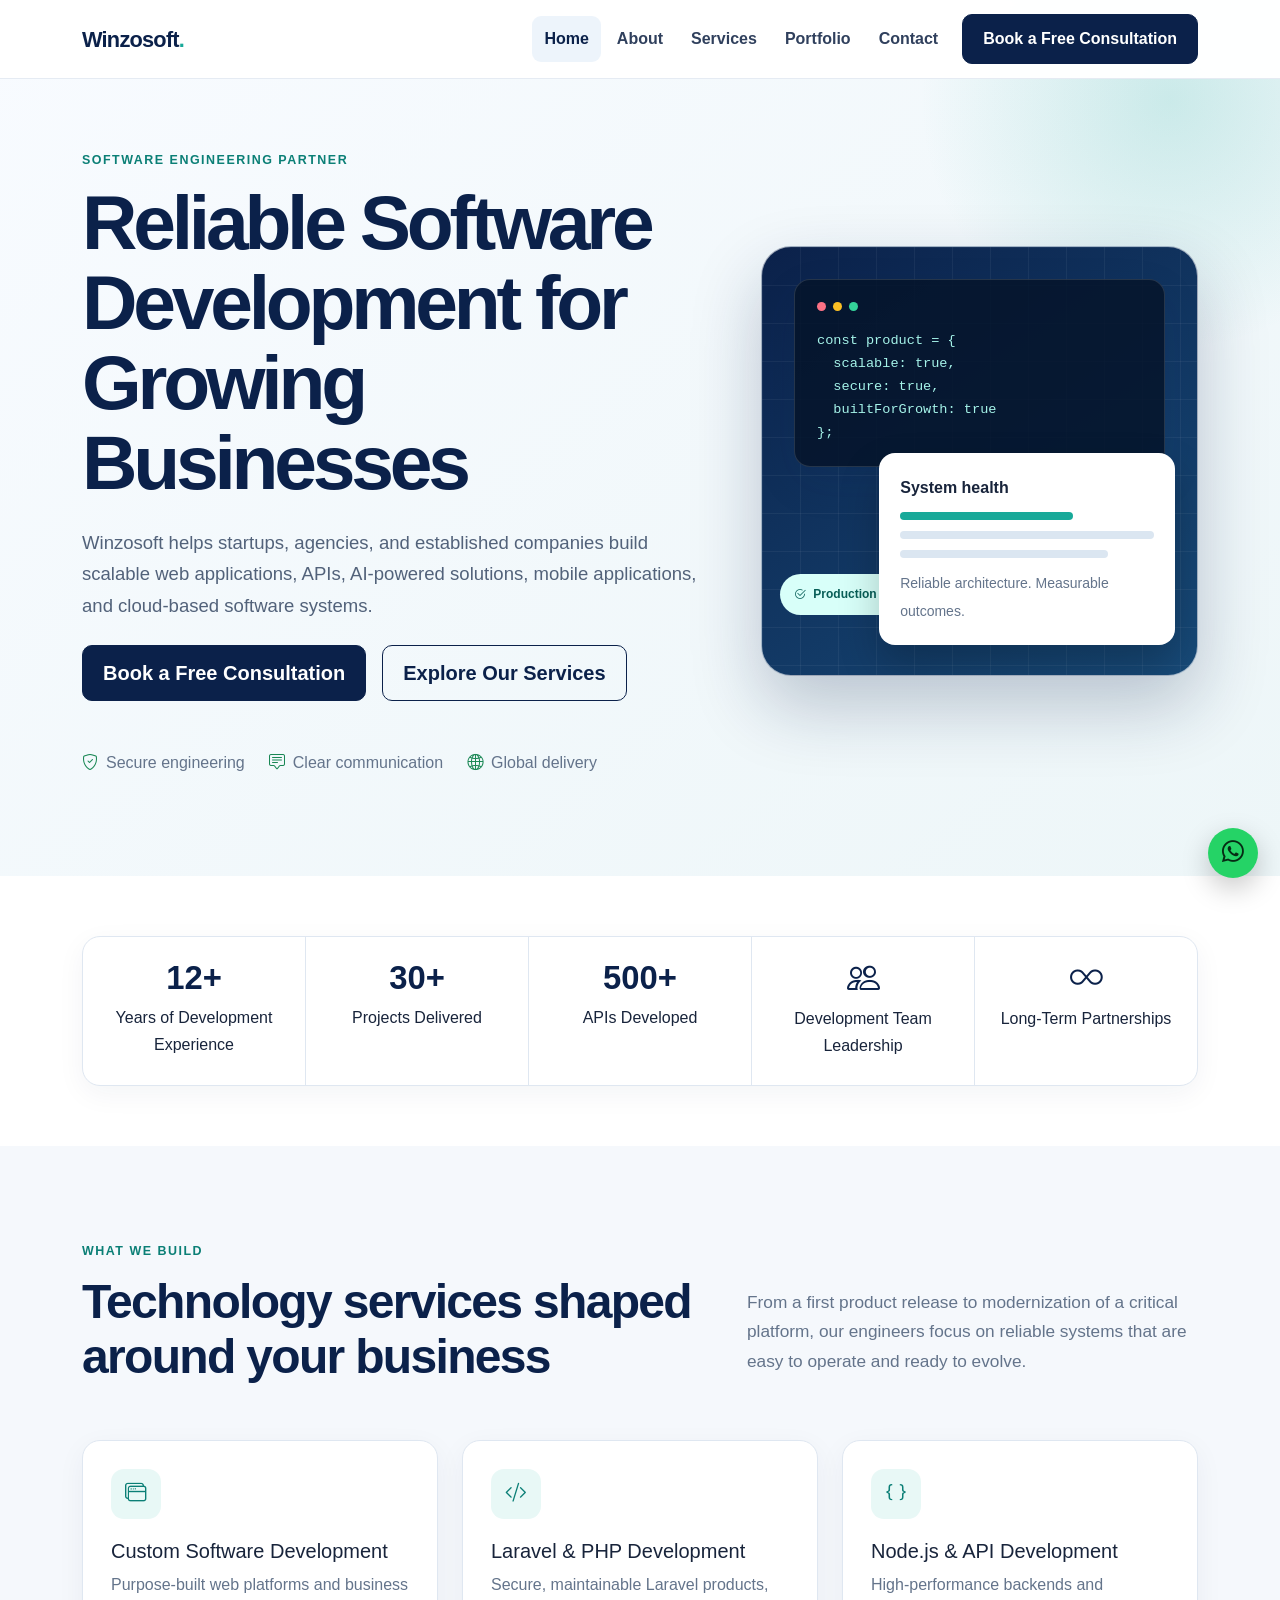
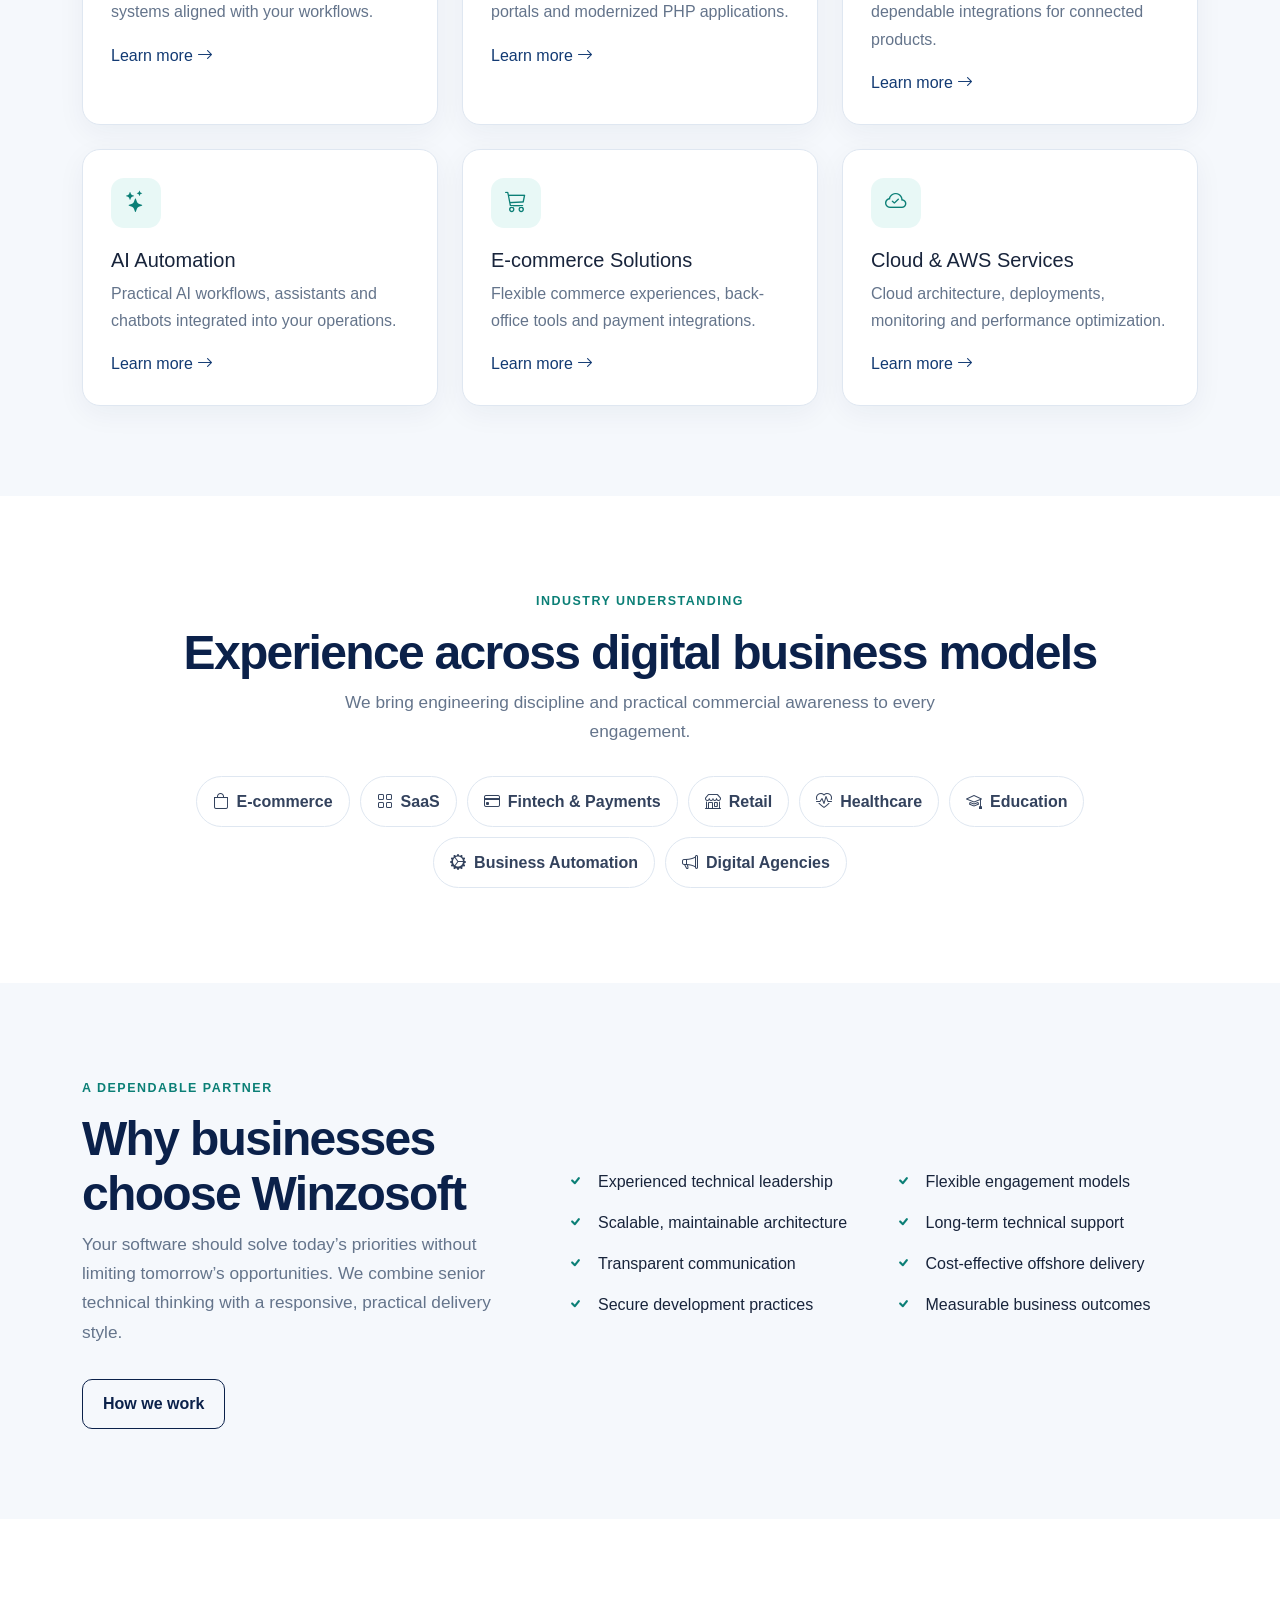
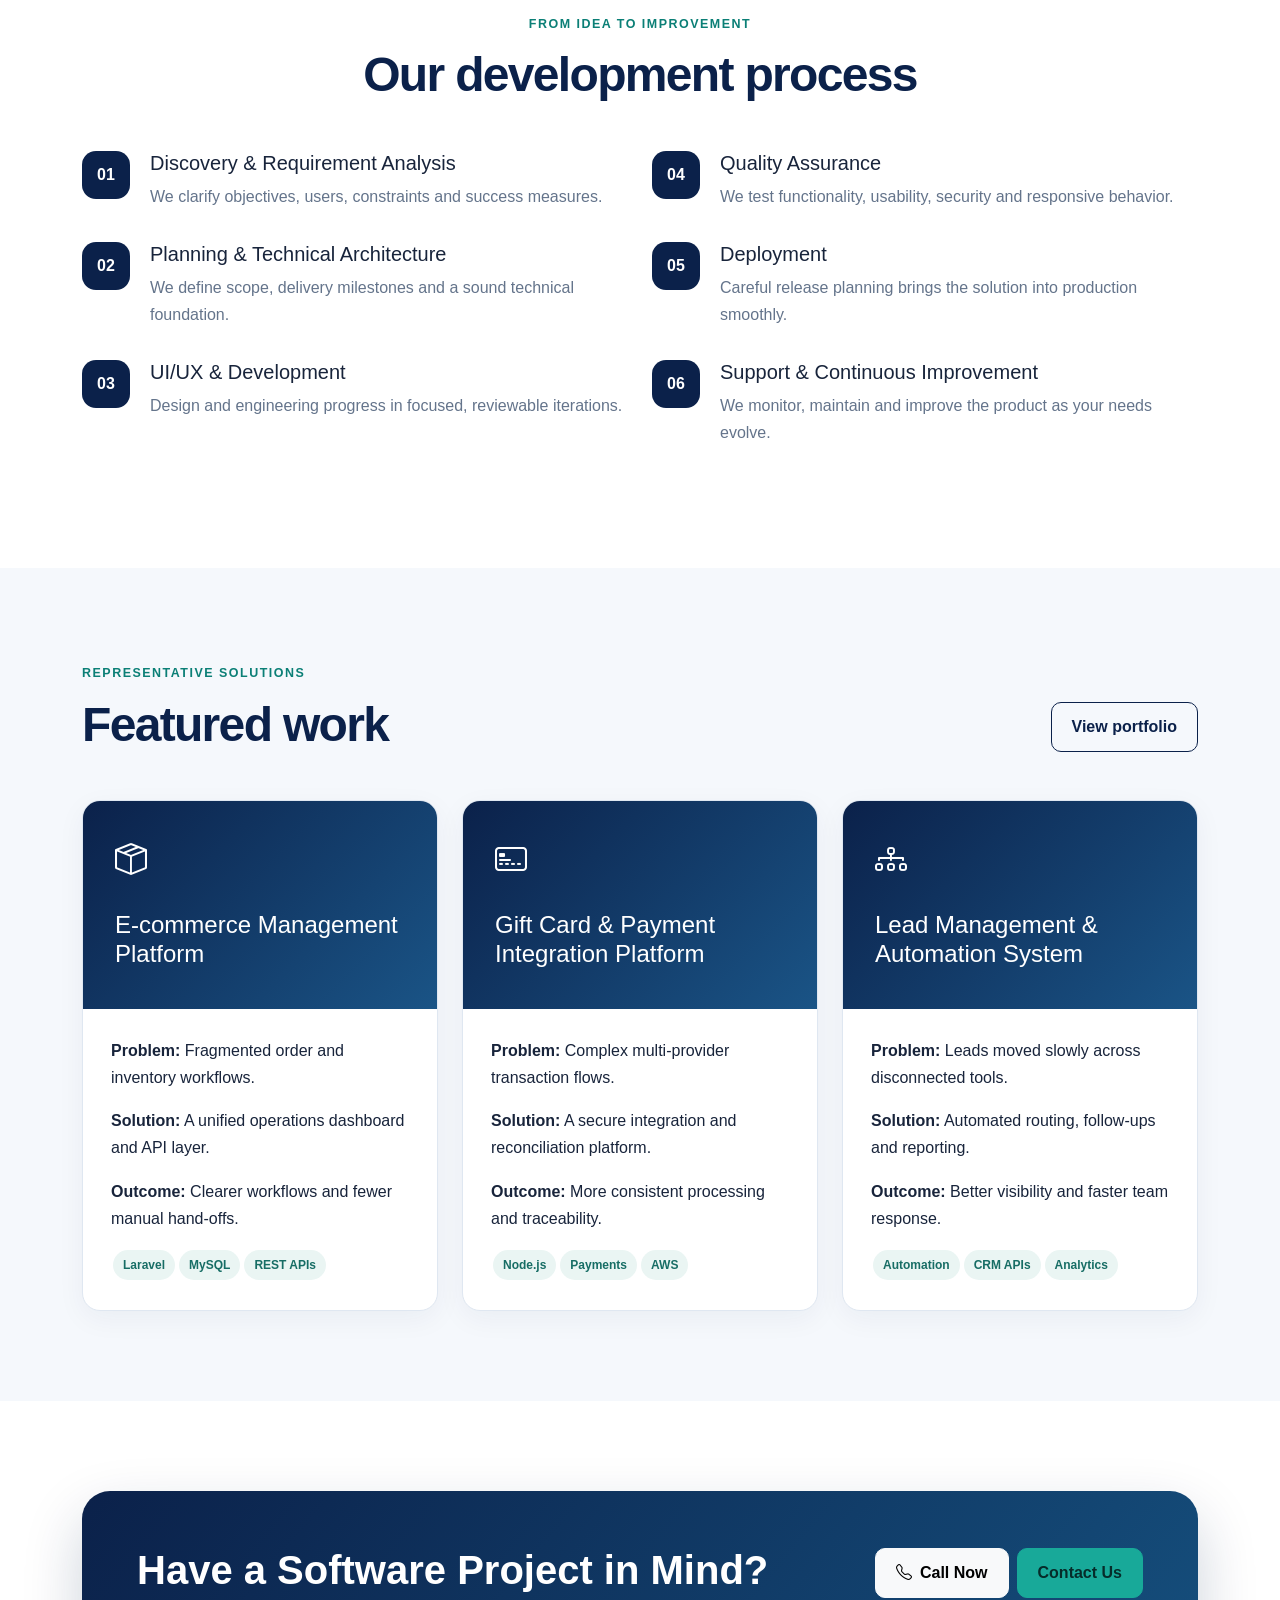
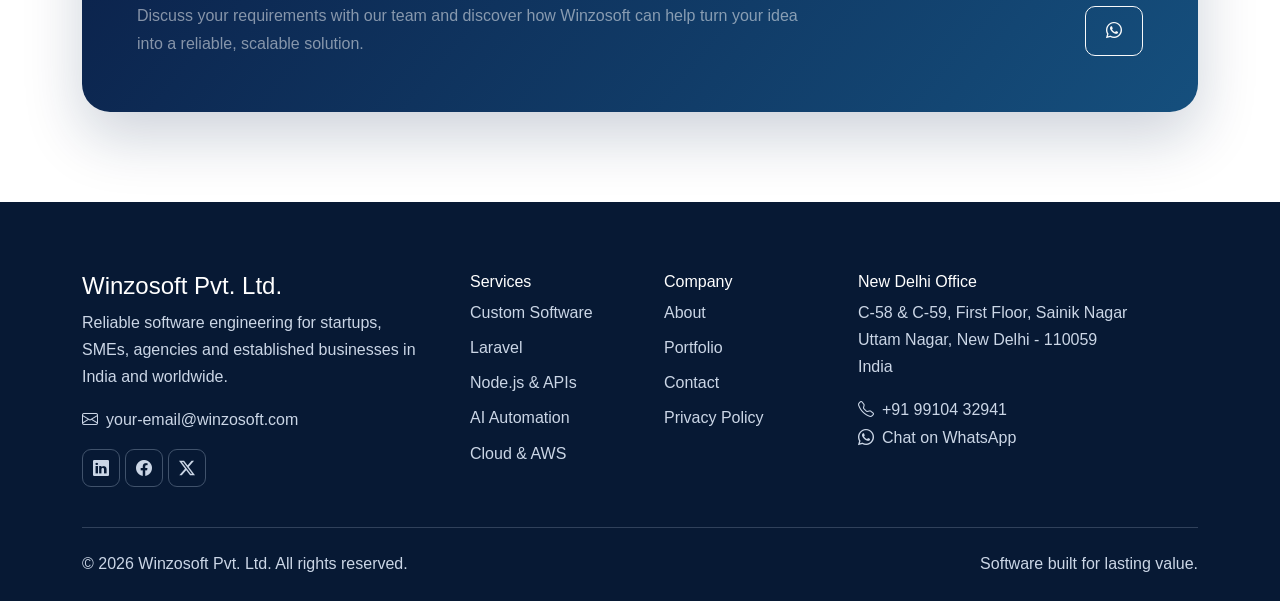
<file: index.html>
<!doctype html><html lang="en"><head>
<meta charset="utf-8"><meta name="viewport" content="width=device-width,initial-scale=1">
<title>Winzosoft Pvt. Ltd. | Reliable Software Development Company</title>
<meta name="description" content="Winzosoft builds scalable web applications, APIs, AI automation, mobile apps, e-commerce platforms and cloud solutions for growing businesses.">
<meta name="keywords" content="software development company India, Laravel development, Node.js development, API development, AI automation, offshore development">
<link rel="canonical" href="https://www.your-domain.com/"><meta property="og:title" content="Reliable Software Development for Growing Businesses"><meta property="og:description" content="Design, build, modernize and scale reliable software with Winzosoft."><meta property="og:type" content="website"><meta property="og:url" content="https://www.your-domain.com/"><meta property="og:image" content="assets/images/og-home.jpg">
<link href="https://cdn.jsdelivr.net/npm/bootstrap@5.3.3/dist/css/bootstrap.min.css" rel="stylesheet"><link href="https://cdn.jsdelivr.net/npm/bootstrap-icons@1.11.3/font/bootstrap-icons.min.css" rel="stylesheet"><link rel="stylesheet" href="assets/css/style.css">
<script type="application/ld+json">{"@context":"https://schema.org","@type":"LocalBusiness","name":"Winzosoft Pvt. Ltd.","url":"https://www.your-domain.com/","telephone":"+91-99104-32941","address":{"@type":"PostalAddress","streetAddress":"C-58 & C-59, First Floor, Sainik Nagar, Uttam Nagar","addressLocality":"New Delhi","postalCode":"110059","addressCountry":"IN"}}</script>
</head><body>
<nav class="navbar navbar-expand-lg fixed-top"><div class="container"><a class="navbar-brand" href="index.html">Winzosoft<span class="brand-dot">.</span></a><button class="navbar-toggler" type="button" data-bs-toggle="collapse" data-bs-target="#mainNav" aria-controls="mainNav" aria-expanded="false" aria-label="Toggle navigation"><span class="navbar-toggler-icon"></span></button><div class="collapse navbar-collapse" id="mainNav"><ul class="navbar-nav ms-auto align-items-lg-center gap-lg-1"><li class="nav-item"><a class="nav-link" data-nav href="index.html">Home</a></li><li class="nav-item"><a class="nav-link" data-nav href="about.html">About</a></li><li class="nav-item"><a class="nav-link" data-nav href="services.html">Services</a></li><li class="nav-item"><a class="nav-link" data-nav href="portfolio.html">Portfolio</a></li><li class="nav-item"><a class="nav-link" data-nav href="contact.html">Contact</a></li><li class="nav-item ms-lg-2"><a class="btn btn-primary" href="contact.html">Book a Free Consultation</a></li></ul></div></div></nav>
<main>
<section class="hero"><div class="container"><div class="row align-items-center g-5"><div class="col-lg-7 reveal"><span class="eyebrow">Software engineering partner</span><h1>Reliable Software Development for Growing Businesses</h1><p class="lead my-4">Winzosoft helps startups, agencies, and established companies build scalable web applications, APIs, AI-powered solutions, mobile applications, and cloud-based software systems.</p><div class="d-flex flex-wrap gap-3"><a class="btn btn-primary btn-lg" href="contact.html">Book a Free Consultation</a><a class="btn btn-outline-primary btn-lg" href="services.html">Explore Our Services</a></div><div class="d-flex flex-wrap gap-4 mt-5 text-muted"><span><i class="bi bi-shield-check text-success me-2"></i>Secure engineering</span><span><i class="bi bi-chat-square-text text-success me-2"></i>Clear communication</span><span><i class="bi bi-globe2 text-success me-2"></i>Global delivery</span></div></div><div class="col-lg-5 reveal"><div class="tech-visual" role="img" aria-label="Abstract software architecture dashboard"><div class="code-window"><div class="window-dots"><span></span><span></span><span></span></div><div>const product = {</div><div>&nbsp; scalable: true,</div><div>&nbsp; secure: true,</div><div>&nbsp; builtForGrowth: true</div><div>};</div></div><div class="floating-chip"><i class="bi bi-check2-circle me-1"></i> Production ready</div><div class="visual-card"><strong>System health</strong><div class="visual-line accent"></div><div class="visual-line"></div><div class="visual-line" style="width:82%"></div><small class="text-muted">Reliable architecture. Measurable outcomes.</small></div></div></div></div></div></section>
<section class="section-sm"><div class="container"><div class="row g-0 card-soft p-0 overflow-hidden reveal"><div class="col-md stat"><div class="stat-number">12+</div><span>Years of Development Experience</span></div><div class="col-md stat"><div class="stat-number">30+</div><span>Projects Delivered</span></div><div class="col-md stat"><div class="stat-number">500+</div><span>APIs Developed</span></div><div class="col-md stat"><div class="stat-number"><i class="bi bi-people"></i></div><span>Development Team Leadership</span></div><div class="col-md stat"><div class="stat-number"><i class="bi bi-infinity"></i></div><span>Long-Term Partnerships</span></div></div></div></section>
<section class="section section-light"><div class="container"><div class="row align-items-end mb-5"><div class="col-lg-7"><span class="eyebrow">What we build</span><h2 class="section-title">Technology services shaped around your business</h2></div><div class="col-lg-5"><p class="section-copy">From a first product release to modernization of a critical platform, our engineers focus on reliable systems that are easy to operate and ready to evolve.</p></div></div><div class="row g-4">
<div class="col-md-6 col-lg-4 reveal"><div class="card-soft"><div class="icon-box"><i class="bi bi-window-stack"></i></div><h3 class="h5">Custom Software Development</h3><p class="text-muted">Purpose-built web platforms and business systems aligned with your workflows.</p><a href="services.html#custom">Learn more <i class="bi bi-arrow-right"></i></a></div></div><div class="col-md-6 col-lg-4 reveal"><div class="card-soft"><div class="icon-box"><i class="bi bi-code-slash"></i></div><h3 class="h5">Laravel & PHP Development</h3><p class="text-muted">Secure, maintainable Laravel products, portals and modernized PHP applications.</p><a href="services.html#laravel">Learn more <i class="bi bi-arrow-right"></i></a></div></div><div class="col-md-6 col-lg-4 reveal"><div class="card-soft"><div class="icon-box"><i class="bi bi-braces"></i></div><h3 class="h5">Node.js & API Development</h3><p class="text-muted">High-performance backends and dependable integrations for connected products.</p><a href="services.html#node">Learn more <i class="bi bi-arrow-right"></i></a></div></div><div class="col-md-6 col-lg-4 reveal"><div class="card-soft"><div class="icon-box"><i class="bi bi-stars"></i></div><h3 class="h5">AI Automation</h3><p class="text-muted">Practical AI workflows, assistants and chatbots integrated into your operations.</p><a href="services.html#ai">Learn more <i class="bi bi-arrow-right"></i></a></div></div><div class="col-md-6 col-lg-4 reveal"><div class="card-soft"><div class="icon-box"><i class="bi bi-cart3"></i></div><h3 class="h5">E-commerce Solutions</h3><p class="text-muted">Flexible commerce experiences, back-office tools and payment integrations.</p><a href="services.html#ecommerce">Learn more <i class="bi bi-arrow-right"></i></a></div></div><div class="col-md-6 col-lg-4 reveal"><div class="card-soft"><div class="icon-box"><i class="bi bi-cloud-check"></i></div><h3 class="h5">Cloud & AWS Services</h3><p class="text-muted">Cloud architecture, deployments, monitoring and performance optimization.</p><a href="services.html#cloud">Learn more <i class="bi bi-arrow-right"></i></a></div></div></div></div></section>
<section class="section"><div class="container text-center"><span class="eyebrow">Industry understanding</span><h2 class="section-title">Experience across digital business models</h2><p class="section-copy mx-auto mb-4">We bring engineering discipline and practical commercial awareness to every engagement.</p><div class="reveal"><span class="industry-pill"><i class="bi bi-bag"></i>E-commerce</span><span class="industry-pill"><i class="bi bi-grid"></i>SaaS</span><span class="industry-pill"><i class="bi bi-credit-card"></i>Fintech & Payments</span><span class="industry-pill"><i class="bi bi-shop"></i>Retail</span><span class="industry-pill"><i class="bi bi-heart-pulse"></i>Healthcare</span><span class="industry-pill"><i class="bi bi-mortarboard"></i>Education</span><span class="industry-pill"><i class="bi bi-gear-wide-connected"></i>Business Automation</span><span class="industry-pill"><i class="bi bi-megaphone"></i>Digital Agencies</span></div></div></section>
<section class="section section-light"><div class="container"><div class="row g-5 align-items-center"><div class="col-lg-5"><span class="eyebrow">A dependable partner</span><h2 class="section-title">Why businesses choose Winzosoft</h2><p class="section-copy">Your software should solve today’s priorities without limiting tomorrow’s opportunities. We combine senior technical thinking with a responsive, practical delivery style.</p><a href="about.html" class="btn btn-outline-primary mt-3">How we work</a></div><div class="col-lg-7"><div class="row"><div class="col-md-6"><ul class="check-list"><li>Experienced technical leadership</li><li>Scalable, maintainable architecture</li><li>Transparent communication</li><li>Secure development practices</li></ul></div><div class="col-md-6"><ul class="check-list"><li>Flexible engagement models</li><li>Long-term technical support</li><li>Cost-effective offshore delivery</li><li>Measurable business outcomes</li></ul></div></div></div></div></section>
<section class="section"><div class="container"><div class="text-center mb-5"><span class="eyebrow">From idea to improvement</span><h2 class="section-title">Our development process</h2></div><div class="row g-4"><div class="col-lg-6"><div class="process-step reveal"><div class="step-number">01</div><h3 class="h5">Discovery & Requirement Analysis</h3><p class="text-muted">We clarify objectives, users, constraints and success measures.</p></div><div class="process-step reveal"><div class="step-number">02</div><h3 class="h5">Planning & Technical Architecture</h3><p class="text-muted">We define scope, delivery milestones and a sound technical foundation.</p></div><div class="process-step reveal"><div class="step-number">03</div><h3 class="h5">UI/UX & Development</h3><p class="text-muted">Design and engineering progress in focused, reviewable iterations.</p></div></div><div class="col-lg-6"><div class="process-step reveal"><div class="step-number">04</div><h3 class="h5">Quality Assurance</h3><p class="text-muted">We test functionality, usability, security and responsive behavior.</p></div><div class="process-step reveal"><div class="step-number">05</div><h3 class="h5">Deployment</h3><p class="text-muted">Careful release planning brings the solution into production smoothly.</p></div><div class="process-step reveal"><div class="step-number">06</div><h3 class="h5">Support & Continuous Improvement</h3><p class="text-muted">We monitor, maintain and improve the product as your needs evolve.</p></div></div></div></div></section>
<section class="section section-light"><div class="container"><div class="d-flex flex-wrap justify-content-between align-items-end mb-5 gap-3"><div><span class="eyebrow">Representative solutions</span><h2 class="section-title mb-0">Featured work</h2></div><a href="portfolio.html" class="btn btn-outline-primary">View portfolio</a></div><div class="row g-4"><div class="col-lg-4 reveal"><article class="card-soft case-card"><div class="case-top"><i class="bi bi-box-seam fs-2"></i><h3 class="h4 mt-4">E-commerce Management Platform</h3></div><div class="case-body"><p><strong>Problem:</strong> Fragmented order and inventory workflows.</p><p><strong>Solution:</strong> A unified operations dashboard and API layer.</p><p><strong>Outcome:</strong> Clearer workflows and fewer manual hand-offs.</p><span class="tag">Laravel</span><span class="tag">MySQL</span><span class="tag">REST APIs</span></div></article></div><div class="col-lg-4 reveal"><article class="card-soft case-card"><div class="case-top"><i class="bi bi-credit-card-2-front fs-2"></i><h3 class="h4 mt-4">Gift Card & Payment Integration Platform</h3></div><div class="case-body"><p><strong>Problem:</strong> Complex multi-provider transaction flows.</p><p><strong>Solution:</strong> A secure integration and reconciliation platform.</p><p><strong>Outcome:</strong> More consistent processing and traceability.</p><span class="tag">Node.js</span><span class="tag">Payments</span><span class="tag">AWS</span></div></article></div><div class="col-lg-4 reveal"><article class="card-soft case-card"><div class="case-top"><i class="bi bi-diagram-3 fs-2"></i><h3 class="h4 mt-4">Lead Management & Automation System</h3></div><div class="case-body"><p><strong>Problem:</strong> Leads moved slowly across disconnected tools.</p><p><strong>Solution:</strong> Automated routing, follow-ups and reporting.</p><p><strong>Outcome:</strong> Better visibility and faster team response.</p><span class="tag">Automation</span><span class="tag">CRM APIs</span><span class="tag">Analytics</span></div></article></div></div></div></section>
<section class="section"><div class="container"><div class="cta-panel reveal"><div class="row align-items-center g-4"><div class="col-lg-8"><h2 class="display-6 fw-bold">Have a Software Project in Mind?</h2><p class="mb-0 text-white-50">Discuss your requirements with our team and discover how Winzosoft can help turn your idea into a reliable, scalable solution.</p></div><div class="col-lg-4"><div class="d-flex flex-wrap gap-2 justify-content-lg-end"><a class="btn btn-light" href="tel:+919910432941"><i class="bi bi-telephone me-1"></i> Call Now</a><a class="btn btn-accent" href="contact.html">Contact Us</a><a class="btn btn-outline-light" href="https://wa.me/919910432941" target="_blank" rel="noopener"><i class="bi bi-whatsapp"></i></a></div></div></div></div></div></section>
</main>
<footer class="footer"><div class="container"><div class="row g-5"><div class="col-lg-4"><h2 class="h4">Winzosoft Pvt. Ltd.</h2><p>Reliable software engineering for startups, SMEs, agencies and established businesses in India and worldwide.</p><!-- Update the email address below before launch. --><p><i class="bi bi-envelope me-2"></i>your-email@winzosoft.com</p><!-- Replace placeholder social links with official profiles before launch. --><a class="social-link" href="#" aria-label="LinkedIn"><i class="bi bi-linkedin"></i></a><a class="social-link" href="#" aria-label="Facebook"><i class="bi bi-facebook"></i></a><a class="social-link" href="#" aria-label="X"><i class="bi bi-twitter-x"></i></a></div><div class="col-6 col-lg-2"><h3 class="h6">Services</h3><ul class="footer-links"><li><a href="services.html#custom">Custom Software</a></li><li><a href="services.html#laravel">Laravel</a></li><li><a href="services.html#node">Node.js & APIs</a></li><li><a href="services.html#ai">AI Automation</a></li><li><a href="services.html#cloud">Cloud & AWS</a></li></ul></div><div class="col-6 col-lg-2"><h3 class="h6">Company</h3><ul class="footer-links"><li><a href="about.html">About</a></li><li><a href="portfolio.html">Portfolio</a></li><li><a href="contact.html">Contact</a></li><li><a href="privacy-policy.html">Privacy Policy</a></li></ul></div><div class="col-lg-4"><h3 class="h6">New Delhi Office</h3><address>C-58 & C-59, First Floor, Sainik Nagar<br>Uttam Nagar, New Delhi - 110059<br>India</address><p><a href="tel:+919910432941"><i class="bi bi-telephone me-2"></i>+91 99104 32941</a><br><a href="https://wa.me/919910432941" target="_blank" rel="noopener"><i class="bi bi-whatsapp me-2"></i>Chat on WhatsApp</a></p></div></div><div class="footer-bottom d-flex flex-wrap justify-content-between gap-2"><span>© <span data-year></span> Winzosoft Pvt. Ltd. All rights reserved.</span><span>Software built for lasting value.</span></div></div></footer>
<a class="floating-whatsapp" href="https://wa.me/919910432941" target="_blank" rel="noopener" aria-label="Contact Winzosoft on WhatsApp"><i class="bi bi-whatsapp"></i></a><button class="scroll-top" type="button" aria-label="Scroll to top"><i class="bi bi-arrow-up"></i></button>
<!-- Add analytics code here before launch. --><script src="https://cdn.jsdelivr.net/npm/bootstrap@5.3.3/dist/js/bootstrap.bundle.min.js"></script><script src="assets/js/main.js"></script></body></html>
</file>
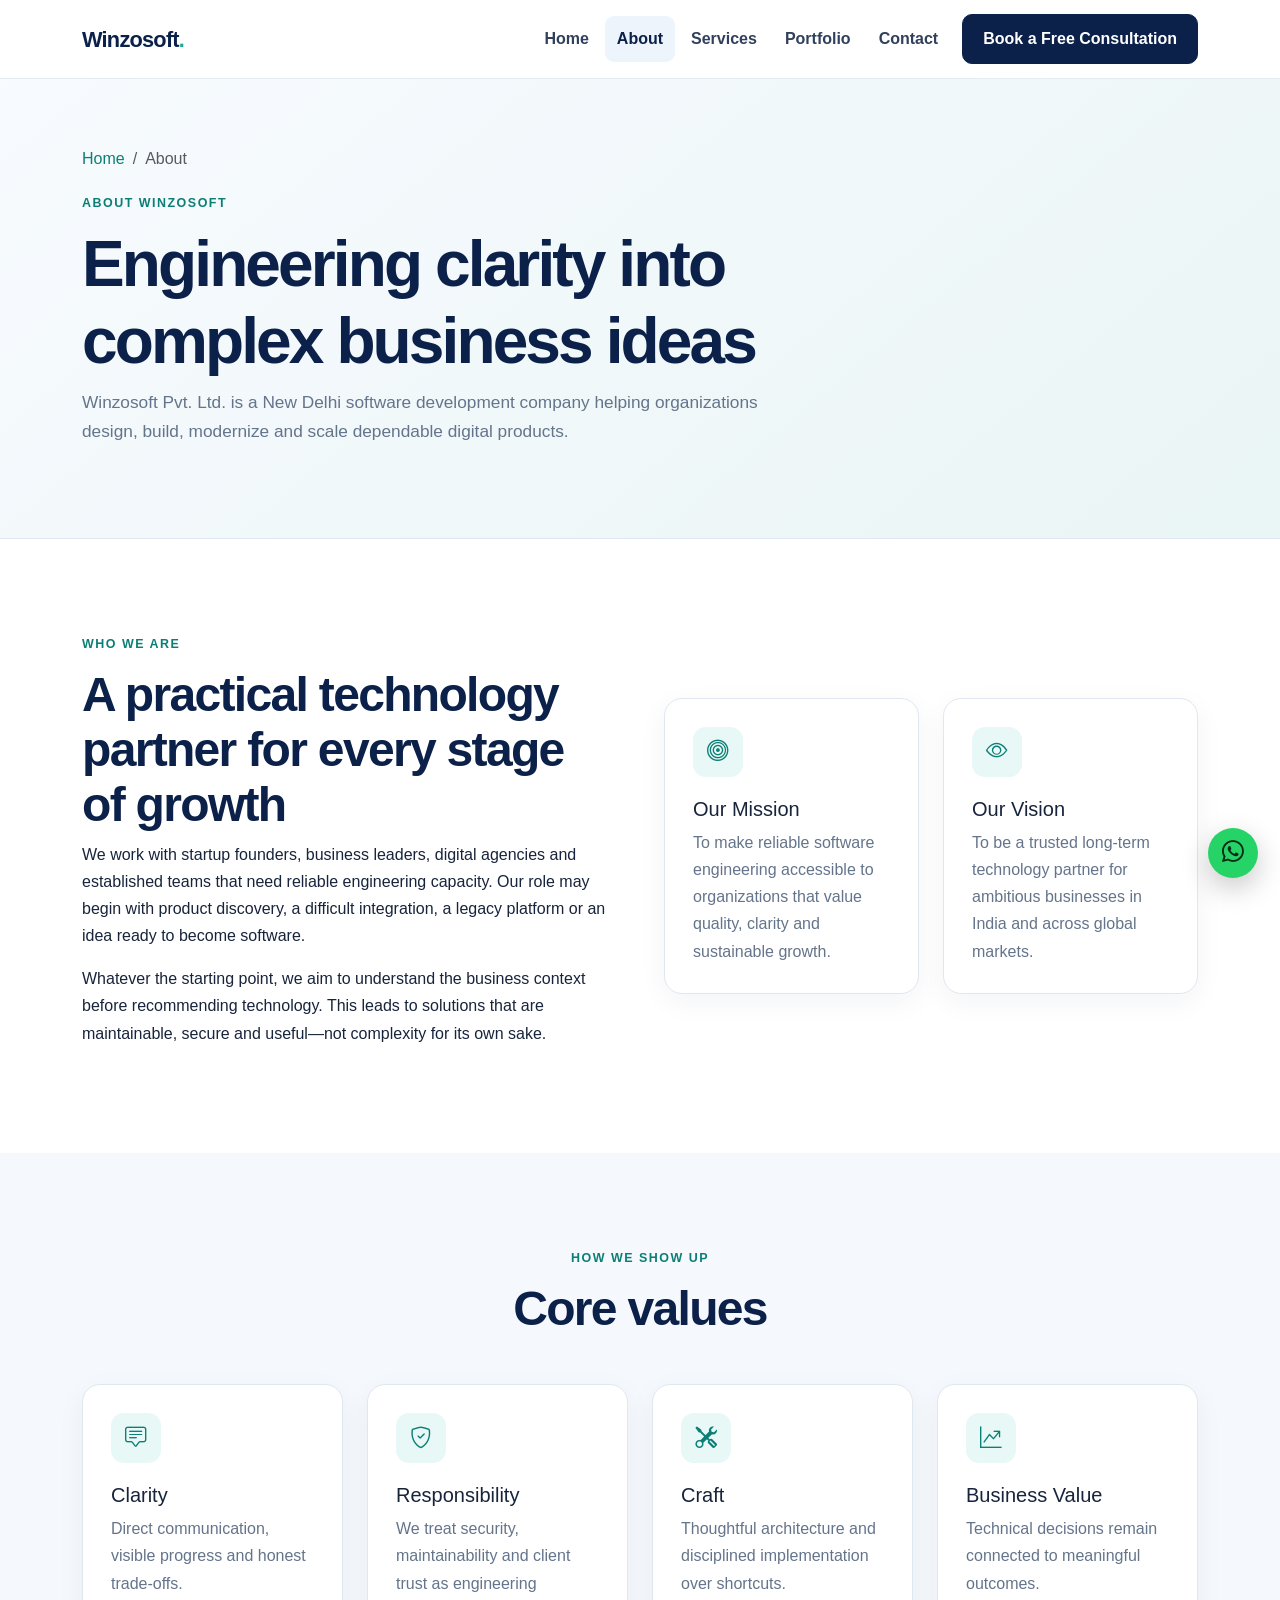
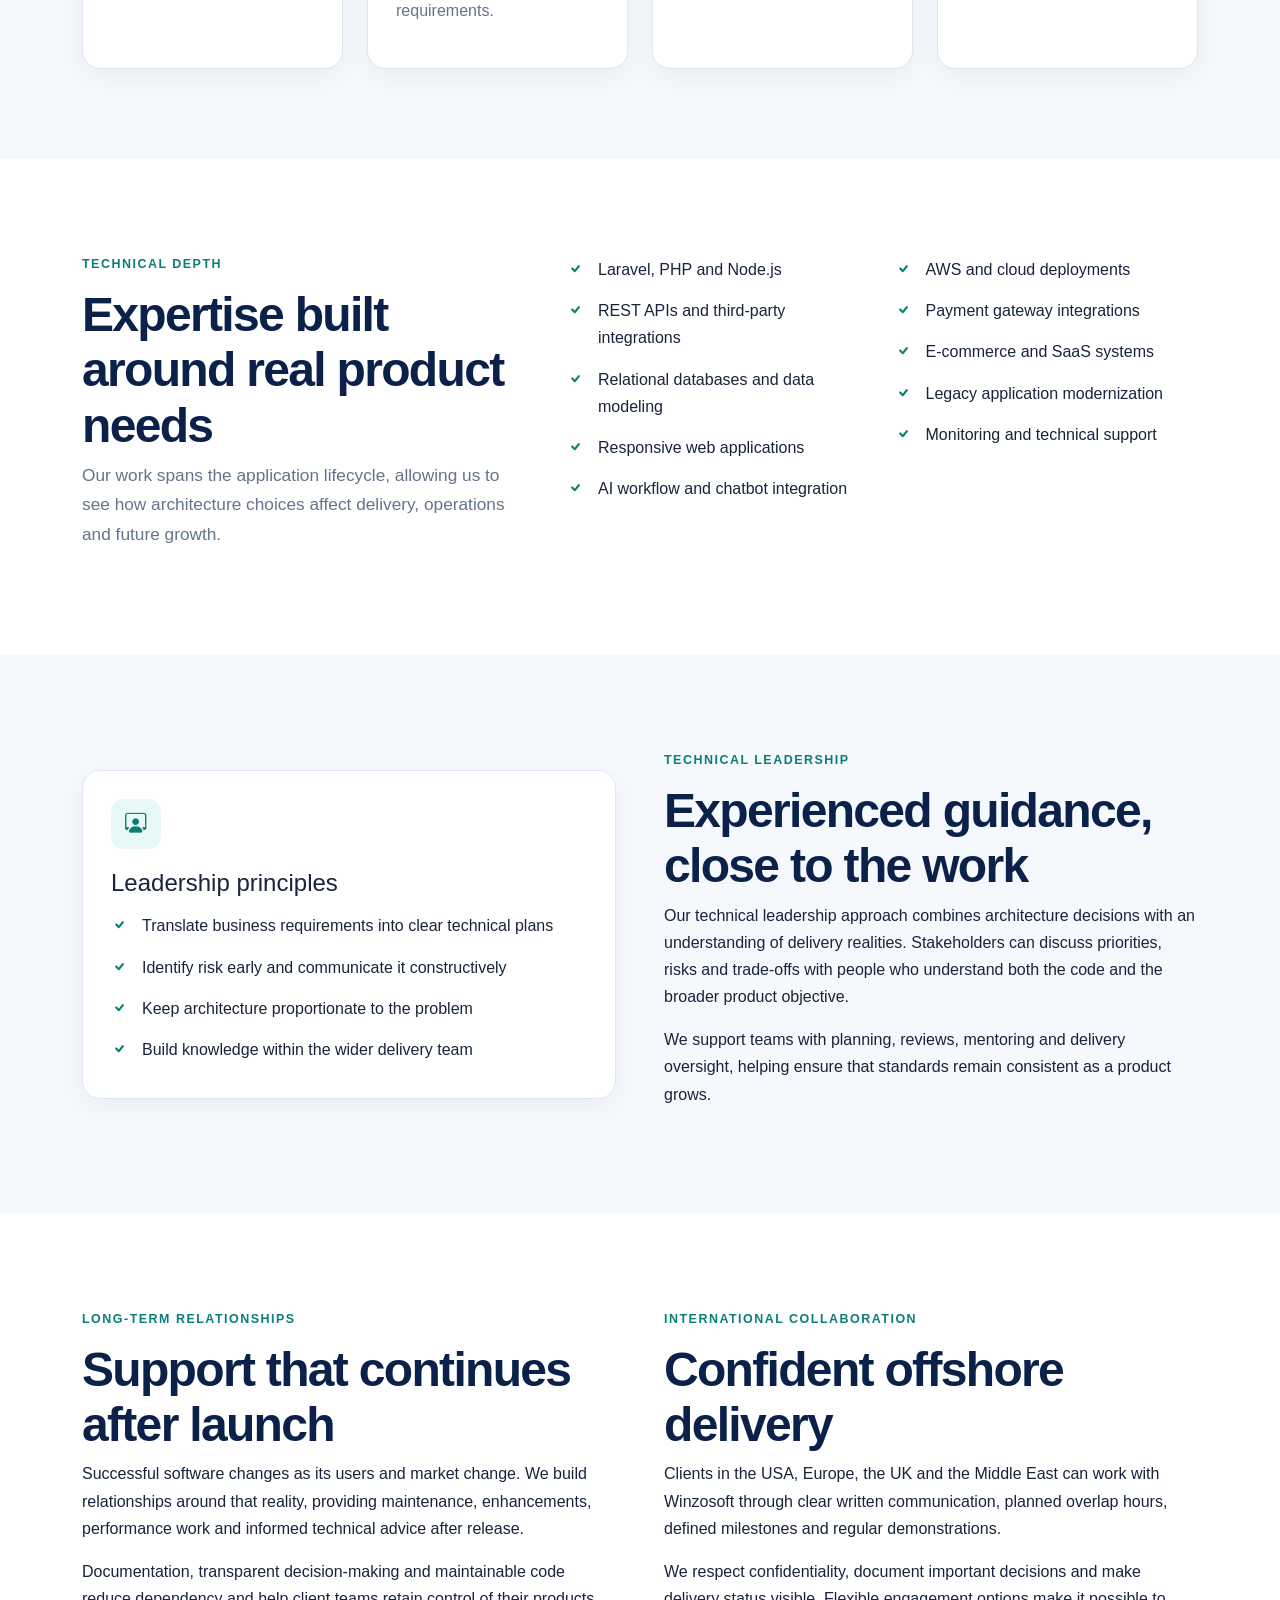
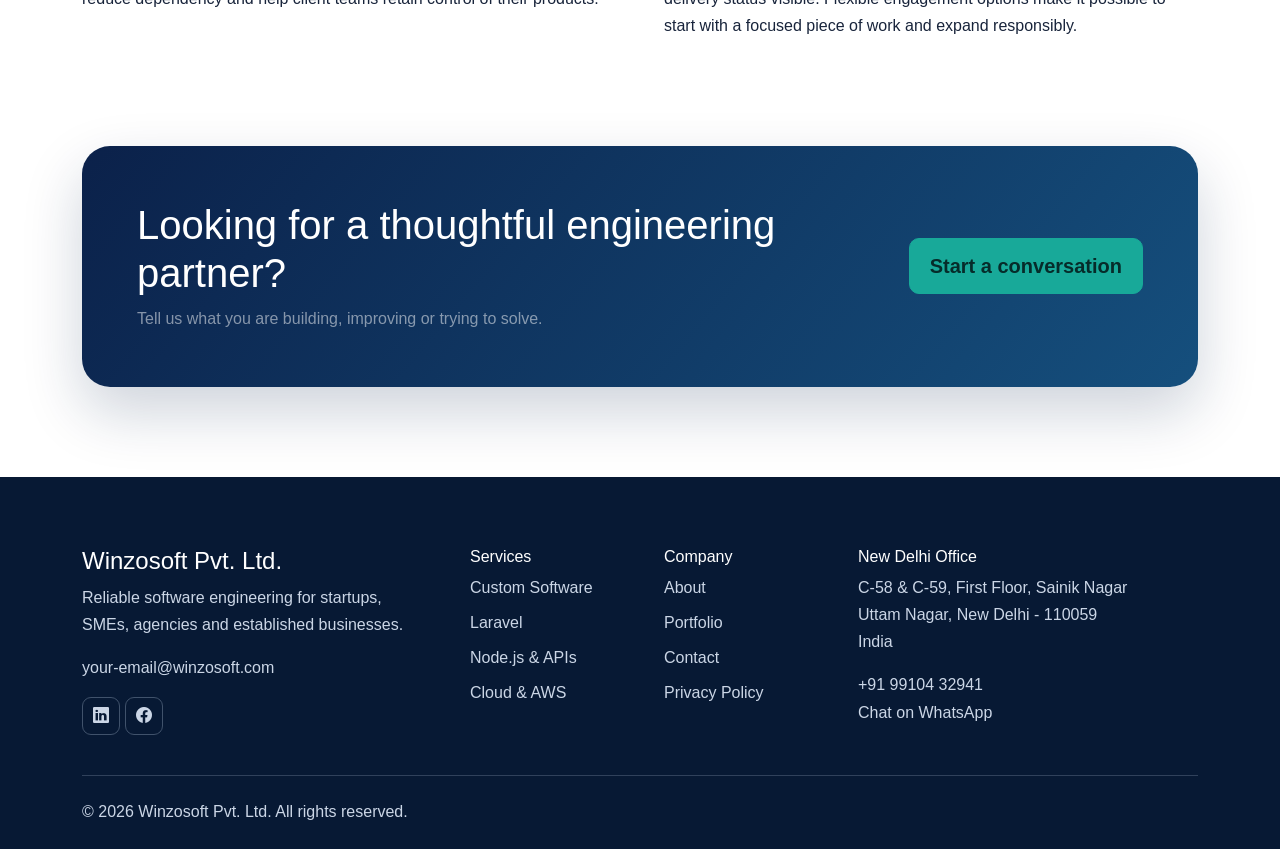
<file: about.html>
<!doctype html><html lang="en"><head><meta charset="utf-8"><meta name="viewport" content="width=device-width,initial-scale=1"><title>About Winzosoft | Software Engineering Partner</title><meta name="description" content="Learn about Winzosoft's mission, values, technical leadership and commitment to building dependable software partnerships."><meta name="keywords" content="about Winzosoft, software company New Delhi, offshore software development partner"><link rel="canonical" href="https://www.your-domain.com/about.html"><meta property="og:title" content="About Winzosoft Pvt. Ltd."><meta property="og:description" content="Practical technical leadership and dependable software delivery."><meta property="og:type" content="website"><meta property="og:url" content="https://www.your-domain.com/about.html"><meta property="og:image" content="https://www.your-domain.com/assets/images/og-about.jpg"><link href="https://cdn.jsdelivr.net/npm/bootstrap@5.3.3/dist/css/bootstrap.min.css" rel="stylesheet"><link href="https://cdn.jsdelivr.net/npm/bootstrap-icons@1.11.3/font/bootstrap-icons.min.css" rel="stylesheet"><link rel="stylesheet" href="assets/css/style.css"></head><body>
<nav class="navbar navbar-expand-lg fixed-top"><div class="container"><a class="navbar-brand" href="index.html">Winzosoft<span class="brand-dot">.</span></a><button class="navbar-toggler" type="button" data-bs-toggle="collapse" data-bs-target="#mainNav" aria-label="Toggle navigation"><span class="navbar-toggler-icon"></span></button><div class="collapse navbar-collapse" id="mainNav"><ul class="navbar-nav ms-auto align-items-lg-center gap-lg-1"><li><a class="nav-link" data-nav href="index.html">Home</a></li><li><a class="nav-link" data-nav href="about.html">About</a></li><li><a class="nav-link" data-nav href="services.html">Services</a></li><li><a class="nav-link" data-nav href="portfolio.html">Portfolio</a></li><li><a class="nav-link" data-nav href="contact.html">Contact</a></li><li class="ms-lg-2"><a class="btn btn-primary" href="contact.html">Book a Free Consultation</a></li></ul></div></div></nav>
<main><header class="page-hero"><div class="container"><nav aria-label="breadcrumb"><ol class="breadcrumb"><li class="breadcrumb-item"><a href="index.html">Home</a></li><li class="breadcrumb-item active" aria-current="page">About</li></ol></nav><div class="row"><div class="col-lg-8"><span class="eyebrow">About Winzosoft</span><h1>Engineering clarity into complex business ideas</h1><p class="section-copy">Winzosoft Pvt. Ltd. is a New Delhi software development company helping organizations design, build, modernize and scale dependable digital products.</p></div></div></div></header>
<section class="section"><div class="container"><div class="row g-5 align-items-center"><div class="col-lg-6 reveal"><span class="eyebrow">Who we are</span><h2 class="section-title">A practical technology partner for every stage of growth</h2><p>We work with startup founders, business leaders, digital agencies and established teams that need reliable engineering capacity. Our role may begin with product discovery, a difficult integration, a legacy platform or an idea ready to become software.</p><p>Whatever the starting point, we aim to understand the business context before recommending technology. This leads to solutions that are maintainable, secure and useful—not complexity for its own sake.</p></div><div class="col-lg-6"><div class="row g-4"><div class="col-md-6 reveal"><div class="card-soft"><div class="icon-box"><i class="bi bi-bullseye"></i></div><h3 class="h5">Our Mission</h3><p class="text-muted mb-0">To make reliable software engineering accessible to organizations that value quality, clarity and sustainable growth.</p></div></div><div class="col-md-6 reveal"><div class="card-soft"><div class="icon-box"><i class="bi bi-eye"></i></div><h3 class="h5">Our Vision</h3><p class="text-muted mb-0">To be a trusted long-term technology partner for ambitious businesses in India and across global markets.</p></div></div></div></div></div></section>
<section class="section section-light"><div class="container"><div class="text-center mb-5"><span class="eyebrow">How we show up</span><h2 class="section-title">Core values</h2></div><div class="row g-4"><div class="col-md-6 col-lg-3 reveal"><div class="card-soft"><div class="icon-box"><i class="bi bi-chat-square-text"></i></div><h3 class="h5">Clarity</h3><p class="text-muted">Direct communication, visible progress and honest trade-offs.</p></div></div><div class="col-md-6 col-lg-3 reveal"><div class="card-soft"><div class="icon-box"><i class="bi bi-shield-check"></i></div><h3 class="h5">Responsibility</h3><p class="text-muted">We treat security, maintainability and client trust as engineering requirements.</p></div></div><div class="col-md-6 col-lg-3 reveal"><div class="card-soft"><div class="icon-box"><i class="bi bi-tools"></i></div><h3 class="h5">Craft</h3><p class="text-muted">Thoughtful architecture and disciplined implementation over shortcuts.</p></div></div><div class="col-md-6 col-lg-3 reveal"><div class="card-soft"><div class="icon-box"><i class="bi bi-graph-up-arrow"></i></div><h3 class="h5">Business Value</h3><p class="text-muted">Technical decisions remain connected to meaningful outcomes.</p></div></div></div></div></section>
<section class="section"><div class="container"><div class="row g-5"><div class="col-lg-5"><span class="eyebrow">Technical depth</span><h2 class="section-title">Expertise built around real product needs</h2><p class="section-copy">Our work spans the application lifecycle, allowing us to see how architecture choices affect delivery, operations and future growth.</p></div><div class="col-lg-7"><div class="row"><div class="col-md-6"><ul class="check-list"><li>Laravel, PHP and Node.js</li><li>REST APIs and third-party integrations</li><li>Relational databases and data modeling</li><li>Responsive web applications</li><li>AI workflow and chatbot integration</li></ul></div><div class="col-md-6"><ul class="check-list"><li>AWS and cloud deployments</li><li>Payment gateway integrations</li><li>E-commerce and SaaS systems</li><li>Legacy application modernization</li><li>Monitoring and technical support</li></ul></div></div></div></div></section>
<section class="section section-light"><div class="container"><div class="row g-5 align-items-center"><div class="col-lg-6 order-lg-2"><span class="eyebrow">Technical leadership</span><h2 class="section-title">Experienced guidance, close to the work</h2><p>Our technical leadership approach combines architecture decisions with an understanding of delivery realities. Stakeholders can discuss priorities, risks and trade-offs with people who understand both the code and the broader product objective.</p><p>We support teams with planning, reviews, mentoring and delivery oversight, helping ensure that standards remain consistent as a product grows.</p></div><div class="col-lg-6 order-lg-1"><div class="card-soft"><div class="icon-box"><i class="bi bi-person-workspace"></i></div><h3 class="h4">Leadership principles</h3><ul class="check-list mb-0"><li>Translate business requirements into clear technical plans</li><li>Identify risk early and communicate it constructively</li><li>Keep architecture proportionate to the problem</li><li>Build knowledge within the wider delivery team</li></ul></div></div></div></div></section>
<section class="section"><div class="container"><div class="row g-5"><div class="col-lg-6"><span class="eyebrow">Long-term relationships</span><h2 class="section-title">Support that continues after launch</h2><p>Successful software changes as its users and market change. We build relationships around that reality, providing maintenance, enhancements, performance work and informed technical advice after release.</p><p>Documentation, transparent decision-making and maintainable code reduce dependency and help client teams retain control of their products.</p></div><div class="col-lg-6"><span class="eyebrow">International collaboration</span><h2 class="section-title">Confident offshore delivery</h2><p>Clients in the USA, Europe, the UK and the Middle East can work with Winzosoft through clear written communication, planned overlap hours, defined milestones and regular demonstrations.</p><p>We respect confidentiality, document important decisions and make delivery status visible. Flexible engagement options make it possible to start with a focused piece of work and expand responsibly.</p></div></div></div></section>
<section class="section pt-0"><div class="container"><div class="cta-panel"><div class="row align-items-center g-3"><div class="col-lg-8"><h2 class="h1">Looking for a thoughtful engineering partner?</h2><p class="mb-0 text-white-50">Tell us what you are building, improving or trying to solve.</p></div><div class="col-lg-4 text-lg-end"><a class="btn btn-accent btn-lg" href="contact.html">Start a conversation</a></div></div></div></div></section></main>
<footer class="footer"><div class="container"><div class="row g-5"><div class="col-lg-4"><h2 class="h4">Winzosoft Pvt. Ltd.</h2><p>Reliable software engineering for startups, SMEs, agencies and established businesses.</p><!-- Update email before launch. --><p>your-email@winzosoft.com</p><!-- Replace social placeholders. --><a class="social-link" href="#" aria-label="LinkedIn"><i class="bi bi-linkedin"></i></a><a class="social-link" href="#" aria-label="Facebook"><i class="bi bi-facebook"></i></a></div><div class="col-6 col-lg-2"><h3 class="h6">Services</h3><ul class="footer-links"><li><a href="services.html#custom">Custom Software</a></li><li><a href="services.html#laravel">Laravel</a></li><li><a href="services.html#node">Node.js & APIs</a></li><li><a href="services.html#cloud">Cloud & AWS</a></li></ul></div><div class="col-6 col-lg-2"><h3 class="h6">Company</h3><ul class="footer-links"><li><a href="about.html">About</a></li><li><a href="portfolio.html">Portfolio</a></li><li><a href="contact.html">Contact</a></li><li><a href="privacy-policy.html">Privacy Policy</a></li></ul></div><div class="col-lg-4"><h3 class="h6">New Delhi Office</h3><address>C-58 & C-59, First Floor, Sainik Nagar<br>Uttam Nagar, New Delhi - 110059<br>India</address><a href="tel:+919910432941">+91 99104 32941</a><br><a href="https://wa.me/919910432941" target="_blank" rel="noopener">Chat on WhatsApp</a></div></div><div class="footer-bottom">© <span data-year></span> Winzosoft Pvt. Ltd. All rights reserved.</div></div></footer><a class="floating-whatsapp" href="https://wa.me/919910432941" target="_blank" rel="noopener" aria-label="Contact on WhatsApp"><i class="bi bi-whatsapp"></i></a><button class="scroll-top" aria-label="Scroll to top"><i class="bi bi-arrow-up"></i></button><!-- Add analytics here. --><script src="https://cdn.jsdelivr.net/npm/bootstrap@5.3.3/dist/js/bootstrap.bundle.min.js"></script><script src="assets/js/main.js"></script></body></html>
</file>
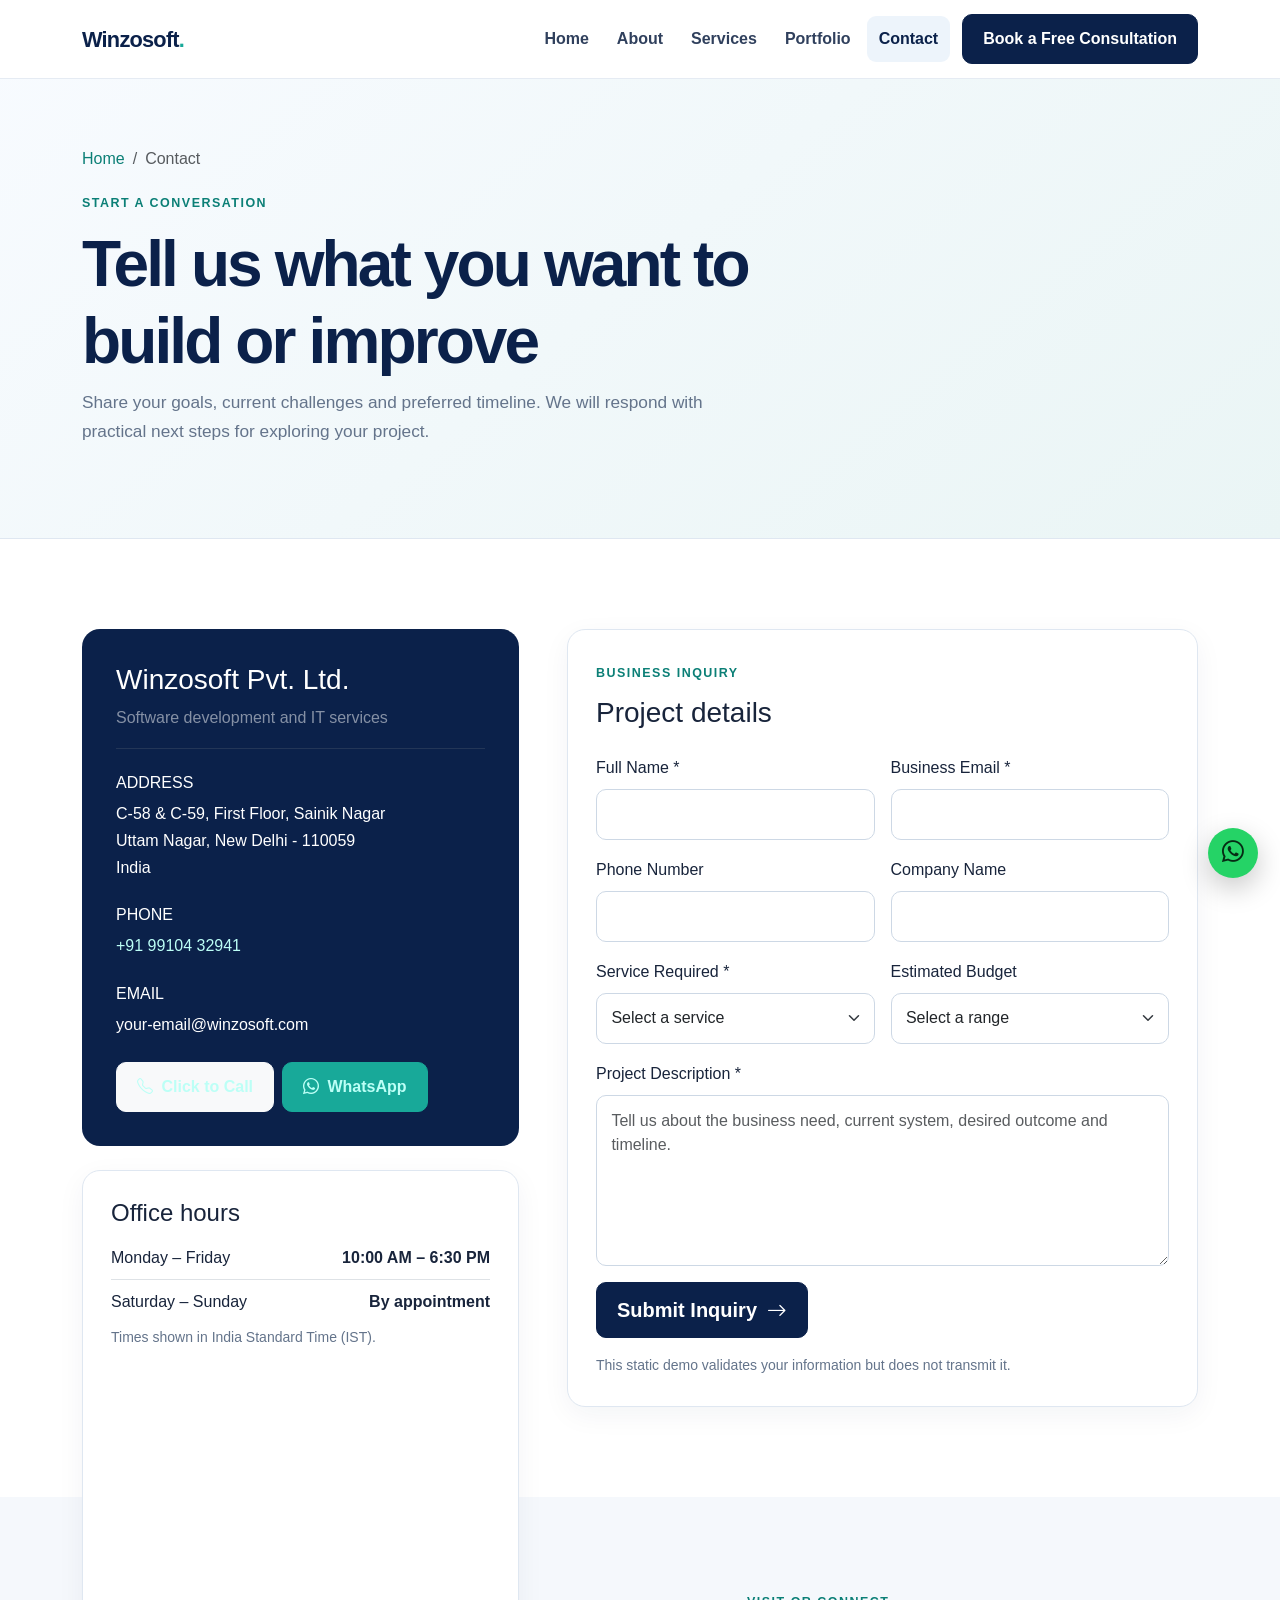
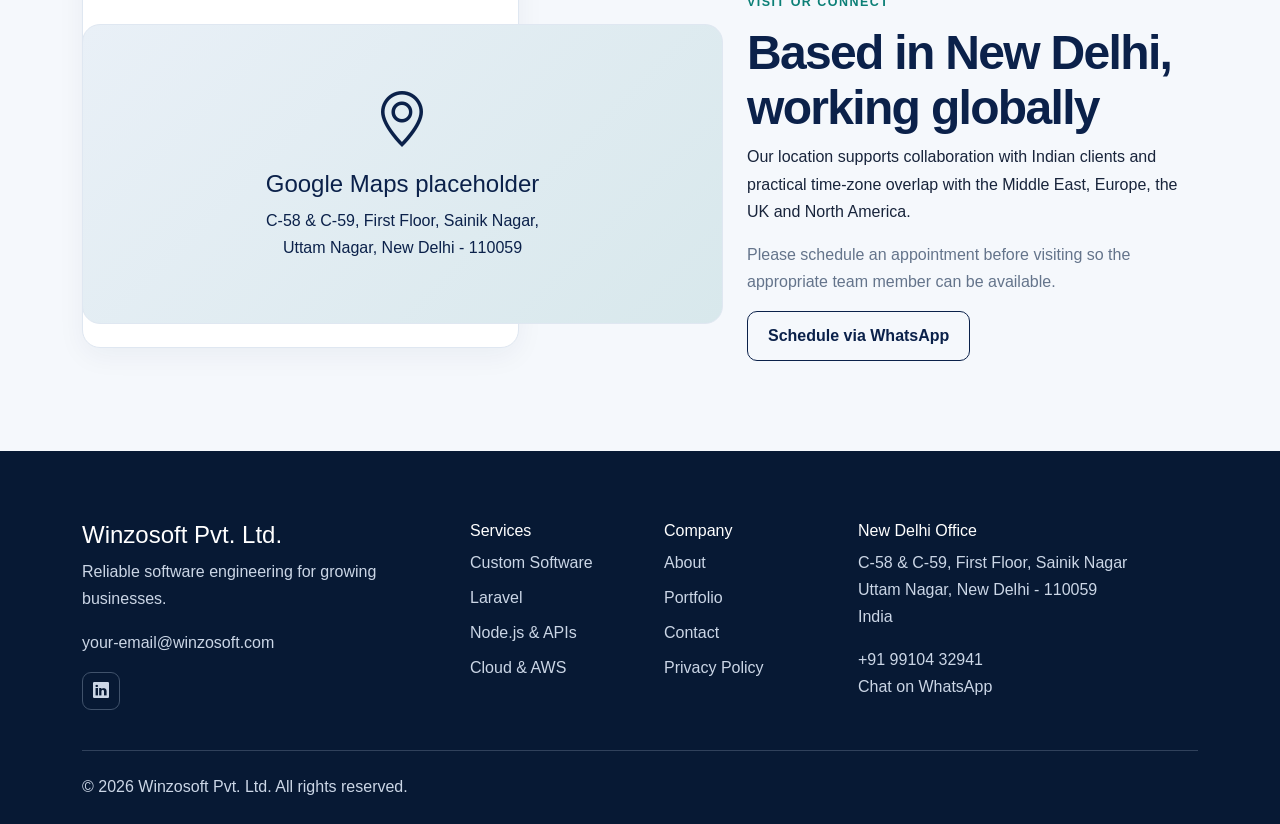
<file: contact.html>
<!doctype html><html lang="en"><head><meta charset="utf-8"><meta name="viewport" content="width=device-width,initial-scale=1"><title>Contact Winzosoft | Book a Free Software Consultation</title><meta name="description" content="Contact Winzosoft Pvt. Ltd. in New Delhi to discuss custom software, Laravel, APIs, AI automation, e-commerce, mobile or cloud requirements."><meta name="keywords" content="contact Winzosoft, software consultation, software company New Delhi"><link rel="canonical" href="https://www.your-domain.com/contact.html"><meta property="og:title" content="Contact Winzosoft Pvt. Ltd."><meta property="og:description" content="Tell us about your software project and book a free consultation."><meta property="og:type" content="website"><meta property="og:url" content="https://www.your-domain.com/contact.html"><meta property="og:image" content="https://www.your-domain.com/assets/images/og-contact.jpg"><link href="https://cdn.jsdelivr.net/npm/bootstrap@5.3.3/dist/css/bootstrap.min.css" rel="stylesheet"><link href="https://cdn.jsdelivr.net/npm/bootstrap-icons@1.11.3/font/bootstrap-icons.min.css" rel="stylesheet"><link rel="stylesheet" href="assets/css/style.css"><script type="application/ld+json">{"@context":"https://schema.org","@type":"LocalBusiness","name":"Winzosoft Pvt. Ltd.","url":"https://www.your-domain.com/contact.html","telephone":"+91-99104-32941","address":{"@type":"PostalAddress","streetAddress":"C-58 & C-59, First Floor, Sainik Nagar, Uttam Nagar","addressLocality":"New Delhi","postalCode":"110059","addressCountry":"IN"},"openingHours":"Mo-Fr 10:00-18:30"}</script></head><body>
<nav class="navbar navbar-expand-lg fixed-top"><div class="container"><a class="navbar-brand" href="index.html">Winzosoft<span class="brand-dot">.</span></a><button class="navbar-toggler" type="button" data-bs-toggle="collapse" data-bs-target="#mainNav" aria-label="Toggle navigation"><span class="navbar-toggler-icon"></span></button><div class="collapse navbar-collapse" id="mainNav"><ul class="navbar-nav ms-auto align-items-lg-center gap-lg-1"><li><a class="nav-link" data-nav href="index.html">Home</a></li><li><a class="nav-link" data-nav href="about.html">About</a></li><li><a class="nav-link" data-nav href="services.html">Services</a></li><li><a class="nav-link" data-nav href="portfolio.html">Portfolio</a></li><li><a class="nav-link" data-nav href="contact.html">Contact</a></li><li class="ms-lg-2"><a class="btn btn-primary" href="contact.html">Book a Free Consultation</a></li></ul></div></div></nav>
<main><header class="page-hero"><div class="container"><nav aria-label="breadcrumb"><ol class="breadcrumb"><li class="breadcrumb-item"><a href="index.html">Home</a></li><li class="breadcrumb-item active">Contact</li></ol></nav><div class="row"><div class="col-lg-8"><span class="eyebrow">Start a conversation</span><h1>Tell us what you want to build or improve</h1><p class="section-copy">Share your goals, current challenges and preferred timeline. We will respond with practical next steps for exploring your project.</p></div></div></div></header>
<section class="section"><div class="container"><div class="row g-5"><div class="col-lg-5"><div class="contact-card"><h2 class="h3">Winzosoft Pvt. Ltd.</h2><p class="text-white-50">Software development and IT services</p><hr class="border-secondary"><h3 class="h6 text-uppercase mt-4">Address</h3><address>C-58 & C-59, First Floor, Sainik Nagar<br>Uttam Nagar, New Delhi - 110059<br>India</address><h3 class="h6 text-uppercase mt-4">Phone</h3><p><a href="tel:+919910432941">+91 99104 32941</a></p><h3 class="h6 text-uppercase mt-4">Email</h3><!-- Update this email address before launch. --><p>your-email@winzosoft.com</p><div class="d-flex flex-wrap gap-2 mt-4"><a class="btn btn-light" href="tel:+919910432941"><i class="bi bi-telephone me-1"></i> Click to Call</a><a class="btn btn-accent" href="https://wa.me/919910432941" target="_blank" rel="noopener"><i class="bi bi-whatsapp me-1"></i> WhatsApp</a></div></div><div class="card-soft mt-4"><h2 class="h4">Office hours</h2><div class="d-flex justify-content-between border-bottom py-2"><span>Monday – Friday</span><strong>10:00 AM – 6:30 PM</strong></div><div class="d-flex justify-content-between py-2"><span>Saturday – Sunday</span><strong>By appointment</strong></div><small class="text-muted">Times shown in India Standard Time (IST).</small></div></div>
<div class="col-lg-7"><div class="card-soft"><span class="eyebrow">Business inquiry</span><h2 class="h3 mb-4">Project details</h2><div class="alert alert-success form-success" tabindex="-1" role="status"><i class="bi bi-check-circle me-2"></i>Thank you. Your form passed validation. This demo does not send data yet; please call or WhatsApp us for an immediate inquiry.</div><!-- Connect this form to Formspree, Web3Forms, EmailJS, or a secure backend API before launch. Do not remove client-side validation. --><form id="inquiryForm" class="needs-validation" novalidate><div class="row g-3"><div class="col-md-6"><label class="form-label" for="fullName">Full Name *</label><input class="form-control" id="fullName" name="fullName" autocomplete="name" required><div class="invalid-feedback">Please enter your full name.</div></div><div class="col-md-6"><label class="form-label" for="email">Business Email *</label><input class="form-control" type="email" id="email" name="email" autocomplete="email" required><div class="invalid-feedback">Please enter a valid email.</div></div><div class="col-md-6"><label class="form-label" for="phone">Phone Number</label><input class="form-control" type="tel" id="phone" name="phone" autocomplete="tel" pattern="[0-9+() -]{7,20}"><div class="invalid-feedback">Please enter a valid phone number.</div></div><div class="col-md-6"><label class="form-label" for="company">Company Name</label><input class="form-control" id="company" name="company" autocomplete="organization"></div><div class="col-md-6"><label class="form-label" for="service">Service Required *</label><select class="form-select" id="service" name="service" required><option value="" selected disabled>Select a service</option><option>Custom Software Development</option><option>Laravel & PHP Development</option><option>Node.js & API Development</option><option>AI Automation & Chatbots</option><option>E-commerce Development</option><option>Mobile App Development</option><option>Payment Integration</option><option>AWS & Cloud Solutions</option><option>Legacy Modernization</option><option>Dedicated Development Team</option><option>Maintenance & Support</option></select><div class="invalid-feedback">Please select a service.</div></div><div class="col-md-6"><label class="form-label" for="budget">Estimated Budget</label><select class="form-select" id="budget" name="budget"><option value="">Select a range</option><option>Under ₹2 lakh / US$2,500</option><option>₹2–5 lakh / US$2,500–6,000</option><option>₹5–15 lakh / US$6,000–18,000</option><option>₹15 lakh+ / US$18,000+</option><option>To be discussed</option></select></div><div class="col-12"><label class="form-label" for="description">Project Description *</label><textarea class="form-control" id="description" name="description" rows="6" minlength="20" required placeholder="Tell us about the business need, current system, desired outcome and timeline."></textarea><div class="invalid-feedback">Please add at least 20 characters about your project.</div></div><div class="col-12"><button class="btn btn-primary btn-lg" type="submit">Submit Inquiry <i class="bi bi-arrow-right ms-1"></i></button><p class="small text-muted mt-3 mb-0">This static demo validates your information but does not transmit it.</p></div></div></form></div></div></div></div></section>
<section class="section section-light"><div class="container"><div class="row g-4 align-items-center"><div class="col-lg-7"><div class="map-placeholder"><div><i class="bi bi-geo-alt display-4"></i><h2 class="h4 mt-3">Google Maps placeholder</h2><p class="mb-0">C-58 & C-59, First Floor, Sainik Nagar,<br>Uttam Nagar, New Delhi - 110059</p><!-- Replace this placeholder with the approved Google Maps embed before launch. --></div></div></div><div class="col-lg-5"><span class="eyebrow">Visit or connect</span><h2 class="section-title">Based in New Delhi, working globally</h2><p>Our location supports collaboration with Indian clients and practical time-zone overlap with the Middle East, Europe, the UK and North America.</p><p class="text-muted">Please schedule an appointment before visiting so the appropriate team member can be available.</p><a class="btn btn-outline-primary" href="https://wa.me/919910432941" target="_blank" rel="noopener">Schedule via WhatsApp</a></div></div></div></section></main>
<footer class="footer"><div class="container"><div class="row g-5"><div class="col-lg-4"><h2 class="h4">Winzosoft Pvt. Ltd.</h2><p>Reliable software engineering for growing businesses.</p><!-- Update email before launch. --><p>your-email@winzosoft.com</p><!-- Replace social placeholders. --><a class="social-link" href="#" aria-label="LinkedIn"><i class="bi bi-linkedin"></i></a></div><div class="col-6 col-lg-2"><h3 class="h6">Services</h3><ul class="footer-links"><li><a href="services.html#custom">Custom Software</a></li><li><a href="services.html#laravel">Laravel</a></li><li><a href="services.html#node">Node.js & APIs</a></li><li><a href="services.html#cloud">Cloud & AWS</a></li></ul></div><div class="col-6 col-lg-2"><h3 class="h6">Company</h3><ul class="footer-links"><li><a href="about.html">About</a></li><li><a href="portfolio.html">Portfolio</a></li><li><a href="contact.html">Contact</a></li><li><a href="privacy-policy.html">Privacy Policy</a></li></ul></div><div class="col-lg-4"><h3 class="h6">New Delhi Office</h3><address>C-58 & C-59, First Floor, Sainik Nagar<br>Uttam Nagar, New Delhi - 110059<br>India</address><a href="tel:+919910432941">+91 99104 32941</a><br><a href="https://wa.me/919910432941" target="_blank" rel="noopener">Chat on WhatsApp</a></div></div><div class="footer-bottom">© <span data-year></span> Winzosoft Pvt. Ltd. All rights reserved.</div></div></footer><a class="floating-whatsapp" href="https://wa.me/919910432941" target="_blank" rel="noopener" aria-label="Contact on WhatsApp"><i class="bi bi-whatsapp"></i></a><button class="scroll-top" aria-label="Scroll to top"><i class="bi bi-arrow-up"></i></button><!-- Add analytics here. --><script src="https://cdn.jsdelivr.net/npm/bootstrap@5.3.3/dist/js/bootstrap.bundle.min.js"></script><script src="assets/js/main.js"></script></body></html>
</file>
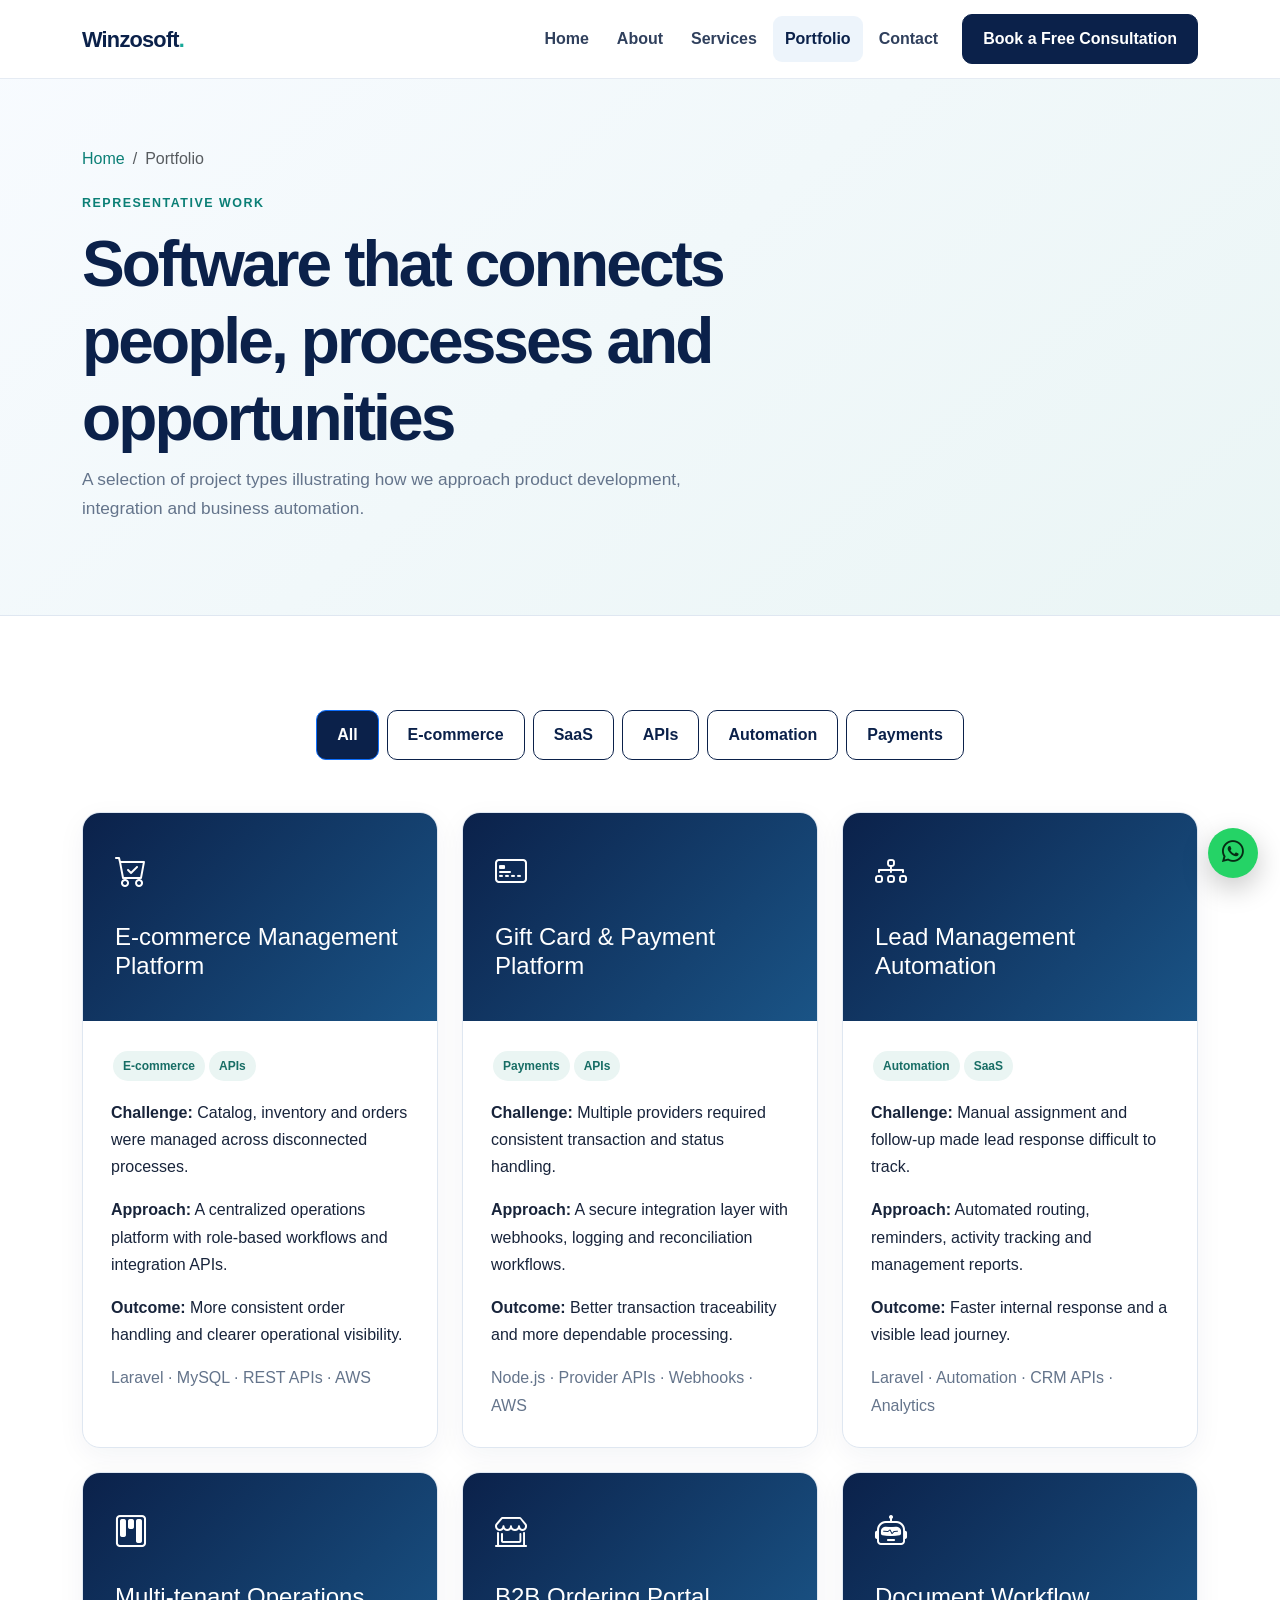
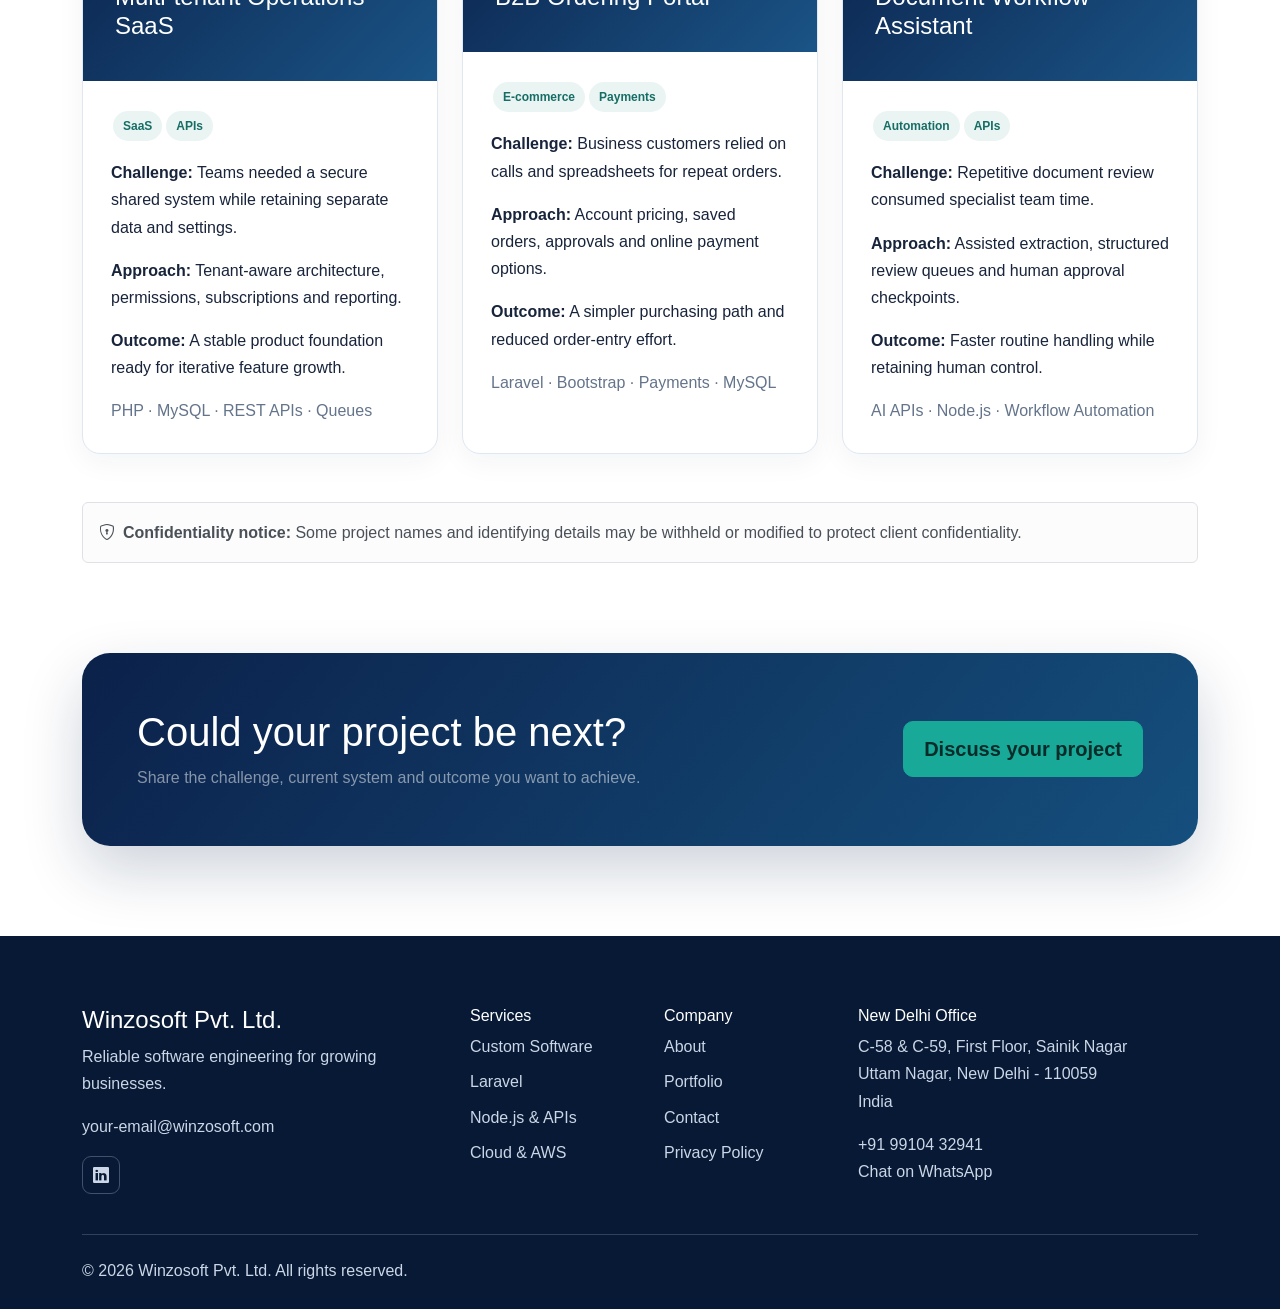
<file: portfolio.html>
<!doctype html><html lang="en"><head><meta charset="utf-8"><meta name="viewport" content="width=device-width,initial-scale=1"><title>Software Development Portfolio | Winzosoft</title><meta name="description" content="Explore representative e-commerce, SaaS, API, automation and payment software projects delivered by Winzosoft."><meta name="keywords" content="software development portfolio, ecommerce platform, SaaS development, API integration projects"><link rel="canonical" href="https://www.your-domain.com/portfolio.html"><meta property="og:title" content="Software Development Portfolio | Winzosoft"><meta property="og:description" content="Representative digital products and business systems."><meta property="og:type" content="website"><meta property="og:url" content="https://www.your-domain.com/portfolio.html"><meta property="og:image" content="https://www.your-domain.com/assets/images/og-portfolio.jpg"><link href="https://cdn.jsdelivr.net/npm/bootstrap@5.3.3/dist/css/bootstrap.min.css" rel="stylesheet"><link href="https://cdn.jsdelivr.net/npm/bootstrap-icons@1.11.3/font/bootstrap-icons.min.css" rel="stylesheet"><link rel="stylesheet" href="assets/css/style.css"></head><body>
<nav class="navbar navbar-expand-lg fixed-top"><div class="container"><a class="navbar-brand" href="index.html">Winzosoft<span class="brand-dot">.</span></a><button class="navbar-toggler" type="button" data-bs-toggle="collapse" data-bs-target="#mainNav" aria-label="Toggle navigation"><span class="navbar-toggler-icon"></span></button><div class="collapse navbar-collapse" id="mainNav"><ul class="navbar-nav ms-auto align-items-lg-center gap-lg-1"><li><a class="nav-link" data-nav href="index.html">Home</a></li><li><a class="nav-link" data-nav href="about.html">About</a></li><li><a class="nav-link" data-nav href="services.html">Services</a></li><li><a class="nav-link" data-nav href="portfolio.html">Portfolio</a></li><li><a class="nav-link" data-nav href="contact.html">Contact</a></li><li class="ms-lg-2"><a class="btn btn-primary" href="contact.html">Book a Free Consultation</a></li></ul></div></div></nav>
<main><header class="page-hero"><div class="container"><nav aria-label="breadcrumb"><ol class="breadcrumb"><li class="breadcrumb-item"><a href="index.html">Home</a></li><li class="breadcrumb-item active">Portfolio</li></ol></nav><div class="row"><div class="col-lg-9"><span class="eyebrow">Representative work</span><h1>Software that connects people, processes and opportunities</h1><p class="section-copy">A selection of project types illustrating how we approach product development, integration and business automation.</p></div></div></div></header>
<section class="section"><div class="container"><div class="portfolio-filters text-center mb-5" role="group" aria-label="Portfolio filters"><button class="btn btn-outline-primary active" type="button" data-filter="all" aria-pressed="true">All</button><button class="btn btn-outline-primary" type="button" data-filter="ecommerce" aria-pressed="false">E-commerce</button><button class="btn btn-outline-primary" type="button" data-filter="saas" aria-pressed="false">SaaS</button><button class="btn btn-outline-primary" type="button" data-filter="apis" aria-pressed="false">APIs</button><button class="btn btn-outline-primary" type="button" data-filter="automation" aria-pressed="false">Automation</button><button class="btn btn-outline-primary" type="button" data-filter="payments" aria-pressed="false">Payments</button></div>
<div class="row g-4" aria-live="polite">
<div class="col-md-6 col-lg-4 portfolio-item" data-category="ecommerce apis"><article class="card-soft case-card"><div class="case-top"><i class="bi bi-cart-check fs-2"></i><h2 class="h4 mt-4">E-commerce Management Platform</h2></div><div class="case-body"><span class="tag">E-commerce</span><span class="tag">APIs</span><p class="mt-3"><strong>Challenge:</strong> Catalog, inventory and orders were managed across disconnected processes.</p><p><strong>Approach:</strong> A centralized operations platform with role-based workflows and integration APIs.</p><p><strong>Outcome:</strong> More consistent order handling and clearer operational visibility.</p><p class="text-muted mb-0">Laravel · MySQL · REST APIs · AWS</p></div></article></div>
<div class="col-md-6 col-lg-4 portfolio-item" data-category="payments apis"><article class="card-soft case-card"><div class="case-top"><i class="bi bi-credit-card-2-front fs-2"></i><h2 class="h4 mt-4">Gift Card & Payment Platform</h2></div><div class="case-body"><span class="tag">Payments</span><span class="tag">APIs</span><p class="mt-3"><strong>Challenge:</strong> Multiple providers required consistent transaction and status handling.</p><p><strong>Approach:</strong> A secure integration layer with webhooks, logging and reconciliation workflows.</p><p><strong>Outcome:</strong> Better transaction traceability and more dependable processing.</p><p class="text-muted mb-0">Node.js · Provider APIs · Webhooks · AWS</p></div></article></div>
<div class="col-md-6 col-lg-4 portfolio-item" data-category="automation saas"><article class="card-soft case-card"><div class="case-top"><i class="bi bi-diagram-3 fs-2"></i><h2 class="h4 mt-4">Lead Management Automation</h2></div><div class="case-body"><span class="tag">Automation</span><span class="tag">SaaS</span><p class="mt-3"><strong>Challenge:</strong> Manual assignment and follow-up made lead response difficult to track.</p><p><strong>Approach:</strong> Automated routing, reminders, activity tracking and management reports.</p><p><strong>Outcome:</strong> Faster internal response and a visible lead journey.</p><p class="text-muted mb-0">Laravel · Automation · CRM APIs · Analytics</p></div></article></div>
<div class="col-md-6 col-lg-4 portfolio-item" data-category="saas apis"><article class="card-soft case-card"><div class="case-top"><i class="bi bi-kanban fs-2"></i><h2 class="h4 mt-4">Multi-tenant Operations SaaS</h2></div><div class="case-body"><span class="tag">SaaS</span><span class="tag">APIs</span><p class="mt-3"><strong>Challenge:</strong> Teams needed a secure shared system while retaining separate data and settings.</p><p><strong>Approach:</strong> Tenant-aware architecture, permissions, subscriptions and reporting.</p><p><strong>Outcome:</strong> A stable product foundation ready for iterative feature growth.</p><p class="text-muted mb-0">PHP · MySQL · REST APIs · Queues</p></div></article></div>
<div class="col-md-6 col-lg-4 portfolio-item" data-category="ecommerce payments"><article class="card-soft case-card"><div class="case-top"><i class="bi bi-shop-window fs-2"></i><h2 class="h4 mt-4">B2B Ordering Portal</h2></div><div class="case-body"><span class="tag">E-commerce</span><span class="tag">Payments</span><p class="mt-3"><strong>Challenge:</strong> Business customers relied on calls and spreadsheets for repeat orders.</p><p><strong>Approach:</strong> Account pricing, saved orders, approvals and online payment options.</p><p><strong>Outcome:</strong> A simpler purchasing path and reduced order-entry effort.</p><p class="text-muted mb-0">Laravel · Bootstrap · Payments · MySQL</p></div></article></div>
<div class="col-md-6 col-lg-4 portfolio-item" data-category="automation apis"><article class="card-soft case-card"><div class="case-top"><i class="bi bi-robot fs-2"></i><h2 class="h4 mt-4">Document Workflow Assistant</h2></div><div class="case-body"><span class="tag">Automation</span><span class="tag">APIs</span><p class="mt-3"><strong>Challenge:</strong> Repetitive document review consumed specialist team time.</p><p><strong>Approach:</strong> Assisted extraction, structured review queues and human approval checkpoints.</p><p><strong>Outcome:</strong> Faster routine handling while retaining human control.</p><p class="text-muted mb-0">AI APIs · Node.js · Workflow Automation</p></div></article></div>
</div><div class="alert alert-light border mt-5 mb-0" role="note"><i class="bi bi-shield-lock me-2"></i><strong>Confidentiality notice:</strong> Some project names and identifying details may be withheld or modified to protect client confidentiality.</div></div></section>
<section class="section pt-0"><div class="container"><div class="cta-panel"><div class="row align-items-center g-3"><div class="col-lg-8"><h2 class="h1">Could your project be next?</h2><p class="mb-0 text-white-50">Share the challenge, current system and outcome you want to achieve.</p></div><div class="col-lg-4 text-lg-end"><a class="btn btn-accent btn-lg" href="contact.html">Discuss your project</a></div></div></div></div></section></main>
<footer class="footer"><div class="container"><div class="row g-5"><div class="col-lg-4"><h2 class="h4">Winzosoft Pvt. Ltd.</h2><p>Reliable software engineering for growing businesses.</p><!-- Update email before launch. --><p>your-email@winzosoft.com</p><!-- Replace social placeholders. --><a class="social-link" href="#" aria-label="LinkedIn"><i class="bi bi-linkedin"></i></a></div><div class="col-6 col-lg-2"><h3 class="h6">Services</h3><ul class="footer-links"><li><a href="services.html#custom">Custom Software</a></li><li><a href="services.html#laravel">Laravel</a></li><li><a href="services.html#node">Node.js & APIs</a></li><li><a href="services.html#cloud">Cloud & AWS</a></li></ul></div><div class="col-6 col-lg-2"><h3 class="h6">Company</h3><ul class="footer-links"><li><a href="about.html">About</a></li><li><a href="portfolio.html">Portfolio</a></li><li><a href="contact.html">Contact</a></li><li><a href="privacy-policy.html">Privacy Policy</a></li></ul></div><div class="col-lg-4"><h3 class="h6">New Delhi Office</h3><address>C-58 & C-59, First Floor, Sainik Nagar<br>Uttam Nagar, New Delhi - 110059<br>India</address><a href="tel:+919910432941">+91 99104 32941</a><br><a href="https://wa.me/919910432941" target="_blank" rel="noopener">Chat on WhatsApp</a></div></div><div class="footer-bottom">© <span data-year></span> Winzosoft Pvt. Ltd. All rights reserved.</div></div></footer><a class="floating-whatsapp" href="https://wa.me/919910432941" target="_blank" rel="noopener" aria-label="Contact on WhatsApp"><i class="bi bi-whatsapp"></i></a><button class="scroll-top" aria-label="Scroll to top"><i class="bi bi-arrow-up"></i></button><!-- Replace project image placeholders and add analytics before launch. --><script src="https://cdn.jsdelivr.net/npm/bootstrap@5.3.3/dist/js/bootstrap.bundle.min.js"></script><script src="assets/js/main.js"></script></body></html>
</file>
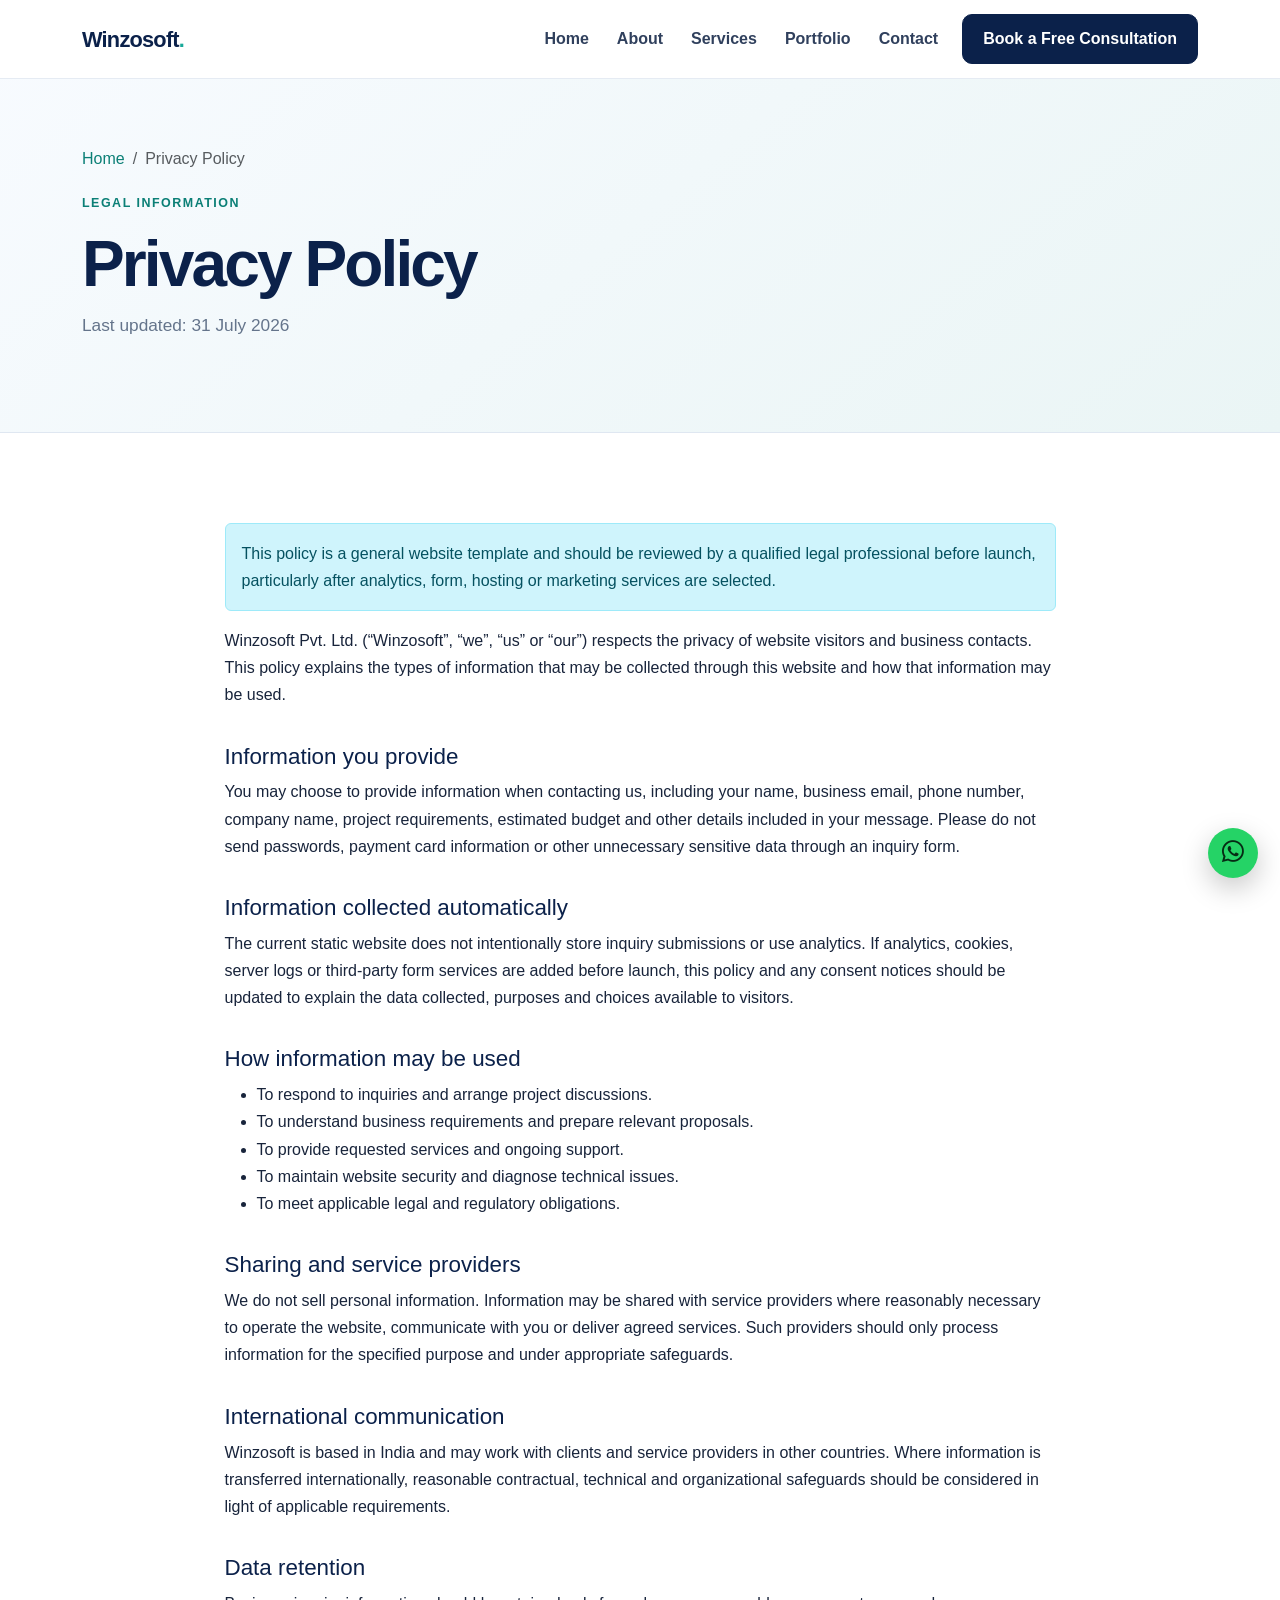
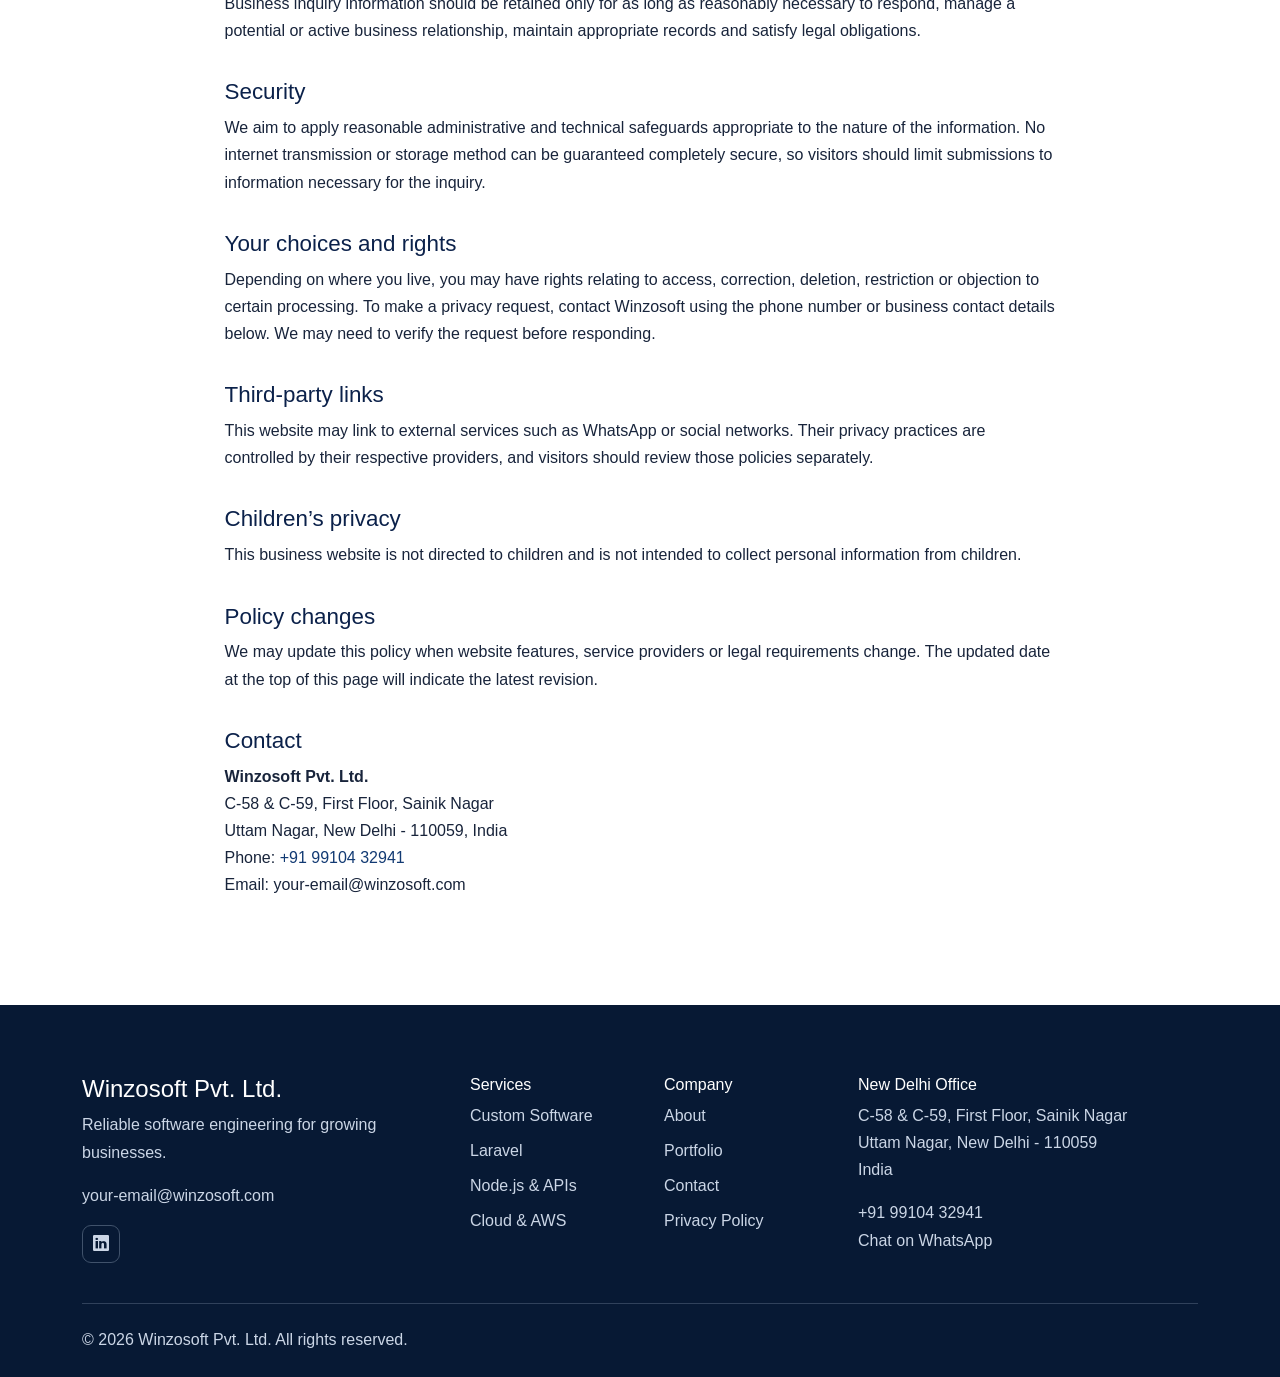
<file: privacy-policy.html>
<!doctype html><html lang="en"><head><meta charset="utf-8"><meta name="viewport" content="width=device-width,initial-scale=1"><title>Privacy Policy | Winzosoft Pvt. Ltd.</title><meta name="description" content="Read the Winzosoft Pvt. Ltd. privacy policy and learn how business inquiry information may be handled."><meta name="keywords" content="Winzosoft privacy policy, website privacy"><link rel="canonical" href="https://www.your-domain.com/privacy-policy.html"><meta property="og:title" content="Privacy Policy | Winzosoft"><meta property="og:description" content="Information about privacy and data handling on the Winzosoft website."><meta property="og:type" content="website"><meta property="og:url" content="https://www.your-domain.com/privacy-policy.html"><meta property="og:image" content="https://www.your-domain.com/assets/images/og-default.jpg"><link href="https://cdn.jsdelivr.net/npm/bootstrap@5.3.3/dist/css/bootstrap.min.css" rel="stylesheet"><link href="https://cdn.jsdelivr.net/npm/bootstrap-icons@1.11.3/font/bootstrap-icons.min.css" rel="stylesheet"><link rel="stylesheet" href="assets/css/style.css"></head><body>
<nav class="navbar navbar-expand-lg fixed-top"><div class="container"><a class="navbar-brand" href="index.html">Winzosoft<span class="brand-dot">.</span></a><button class="navbar-toggler" type="button" data-bs-toggle="collapse" data-bs-target="#mainNav" aria-label="Toggle navigation"><span class="navbar-toggler-icon"></span></button><div class="collapse navbar-collapse" id="mainNav"><ul class="navbar-nav ms-auto align-items-lg-center gap-lg-1"><li><a class="nav-link" data-nav href="index.html">Home</a></li><li><a class="nav-link" data-nav href="about.html">About</a></li><li><a class="nav-link" data-nav href="services.html">Services</a></li><li><a class="nav-link" data-nav href="portfolio.html">Portfolio</a></li><li><a class="nav-link" data-nav href="contact.html">Contact</a></li><li class="ms-lg-2"><a class="btn btn-primary" href="contact.html">Book a Free Consultation</a></li></ul></div></div></nav>
<main><header class="page-hero"><div class="container"><nav aria-label="breadcrumb"><ol class="breadcrumb"><li class="breadcrumb-item"><a href="index.html">Home</a></li><li class="breadcrumb-item active">Privacy Policy</li></ol></nav><span class="eyebrow">Legal information</span><h1>Privacy Policy</h1><p class="section-copy">Last updated: 31 July 2026</p></div></header><section class="section"><div class="container"><div class="row justify-content-center"><div class="col-lg-9 legal-content"><div class="alert alert-info">This policy is a general website template and should be reviewed by a qualified legal professional before launch, particularly after analytics, form, hosting or marketing services are selected.</div><p>Winzosoft Pvt. Ltd. (“Winzosoft”, “we”, “us” or “our”) respects the privacy of website visitors and business contacts. This policy explains the types of information that may be collected through this website and how that information may be used.</p><h2>Information you provide</h2><p>You may choose to provide information when contacting us, including your name, business email, phone number, company name, project requirements, estimated budget and other details included in your message. Please do not send passwords, payment card information or other unnecessary sensitive data through an inquiry form.</p><h2>Information collected automatically</h2><p>The current static website does not intentionally store inquiry submissions or use analytics. If analytics, cookies, server logs or third-party form services are added before launch, this policy and any consent notices should be updated to explain the data collected, purposes and choices available to visitors.</p><h2>How information may be used</h2><ul><li>To respond to inquiries and arrange project discussions.</li><li>To understand business requirements and prepare relevant proposals.</li><li>To provide requested services and ongoing support.</li><li>To maintain website security and diagnose technical issues.</li><li>To meet applicable legal and regulatory obligations.</li></ul><h2>Sharing and service providers</h2><p>We do not sell personal information. Information may be shared with service providers where reasonably necessary to operate the website, communicate with you or deliver agreed services. Such providers should only process information for the specified purpose and under appropriate safeguards.</p><h2>International communication</h2><p>Winzosoft is based in India and may work with clients and service providers in other countries. Where information is transferred internationally, reasonable contractual, technical and organizational safeguards should be considered in light of applicable requirements.</p><h2>Data retention</h2><p>Business inquiry information should be retained only for as long as reasonably necessary to respond, manage a potential or active business relationship, maintain appropriate records and satisfy legal obligations.</p><h2>Security</h2><p>We aim to apply reasonable administrative and technical safeguards appropriate to the nature of the information. No internet transmission or storage method can be guaranteed completely secure, so visitors should limit submissions to information necessary for the inquiry.</p><h2>Your choices and rights</h2><p>Depending on where you live, you may have rights relating to access, correction, deletion, restriction or objection to certain processing. To make a privacy request, contact Winzosoft using the phone number or business contact details below. We may need to verify the request before responding.</p><h2>Third-party links</h2><p>This website may link to external services such as WhatsApp or social networks. Their privacy practices are controlled by their respective providers, and visitors should review those policies separately.</p><h2>Children’s privacy</h2><p>This business website is not directed to children and is not intended to collect personal information from children.</p><h2>Policy changes</h2><p>We may update this policy when website features, service providers or legal requirements change. The updated date at the top of this page will indicate the latest revision.</p><h2>Contact</h2><address><strong>Winzosoft Pvt. Ltd.</strong><br>C-58 & C-59, First Floor, Sainik Nagar<br>Uttam Nagar, New Delhi - 110059, India<br>Phone: <a href="tel:+919910432941">+91 99104 32941</a><br><!-- Update this email before launch. -->Email: your-email@winzosoft.com</address></div></div></div></section></main>
<footer class="footer"><div class="container"><div class="row g-5"><div class="col-lg-4"><h2 class="h4">Winzosoft Pvt. Ltd.</h2><p>Reliable software engineering for growing businesses.</p><!-- Update email before launch. --><p>your-email@winzosoft.com</p><!-- Replace social placeholders. --><a class="social-link" href="#" aria-label="LinkedIn"><i class="bi bi-linkedin"></i></a></div><div class="col-6 col-lg-2"><h3 class="h6">Services</h3><ul class="footer-links"><li><a href="services.html#custom">Custom Software</a></li><li><a href="services.html#laravel">Laravel</a></li><li><a href="services.html#node">Node.js & APIs</a></li><li><a href="services.html#cloud">Cloud & AWS</a></li></ul></div><div class="col-6 col-lg-2"><h3 class="h6">Company</h3><ul class="footer-links"><li><a href="about.html">About</a></li><li><a href="portfolio.html">Portfolio</a></li><li><a href="contact.html">Contact</a></li><li><a href="privacy-policy.html">Privacy Policy</a></li></ul></div><div class="col-lg-4"><h3 class="h6">New Delhi Office</h3><address>C-58 & C-59, First Floor, Sainik Nagar<br>Uttam Nagar, New Delhi - 110059<br>India</address><a href="tel:+919910432941">+91 99104 32941</a><br><a href="https://wa.me/919910432941" target="_blank" rel="noopener">Chat on WhatsApp</a></div></div><div class="footer-bottom">© <span data-year></span> Winzosoft Pvt. Ltd. All rights reserved.</div></div></footer><a class="floating-whatsapp" href="https://wa.me/919910432941" target="_blank" rel="noopener" aria-label="Contact on WhatsApp"><i class="bi bi-whatsapp"></i></a><button class="scroll-top" aria-label="Scroll to top"><i class="bi bi-arrow-up"></i></button><!-- Add analytics here. --><script src="https://cdn.jsdelivr.net/npm/bootstrap@5.3.3/dist/js/bootstrap.bundle.min.js"></script><script src="assets/js/main.js"></script></body></html>
</file>
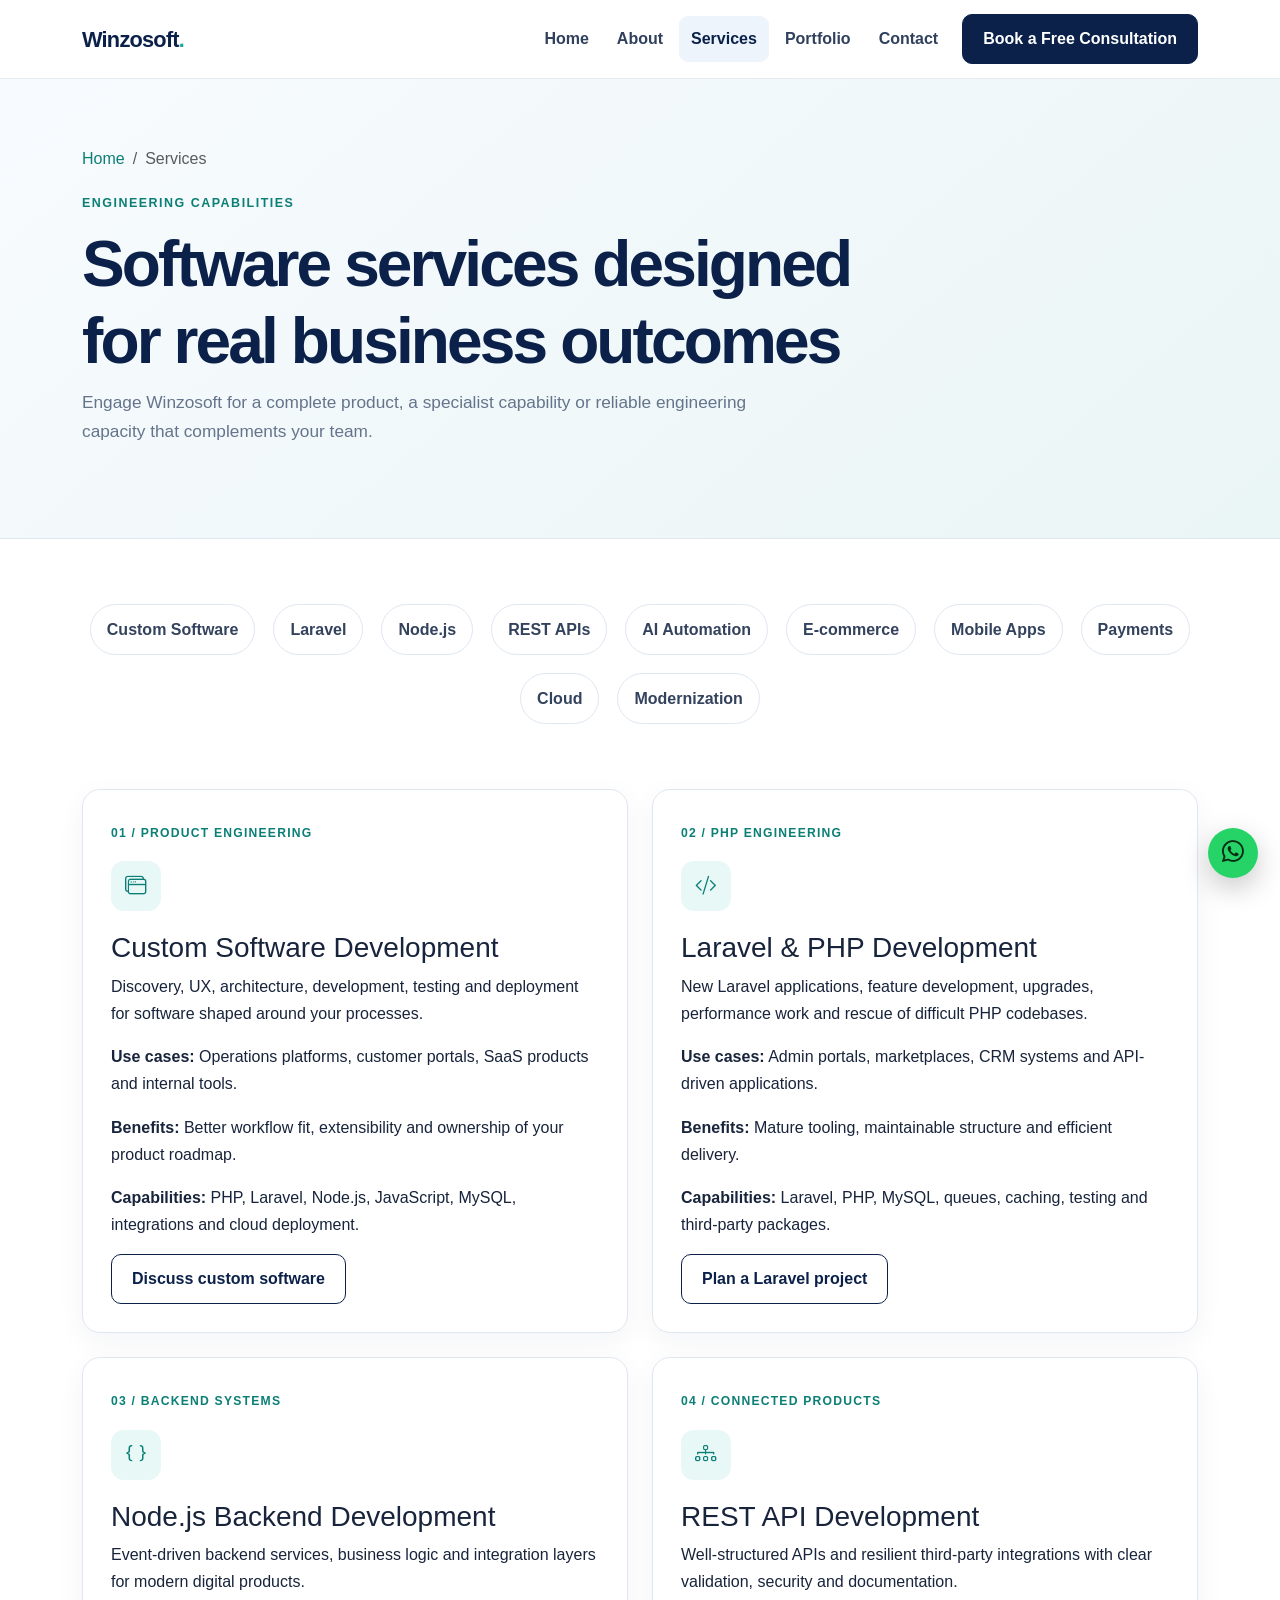
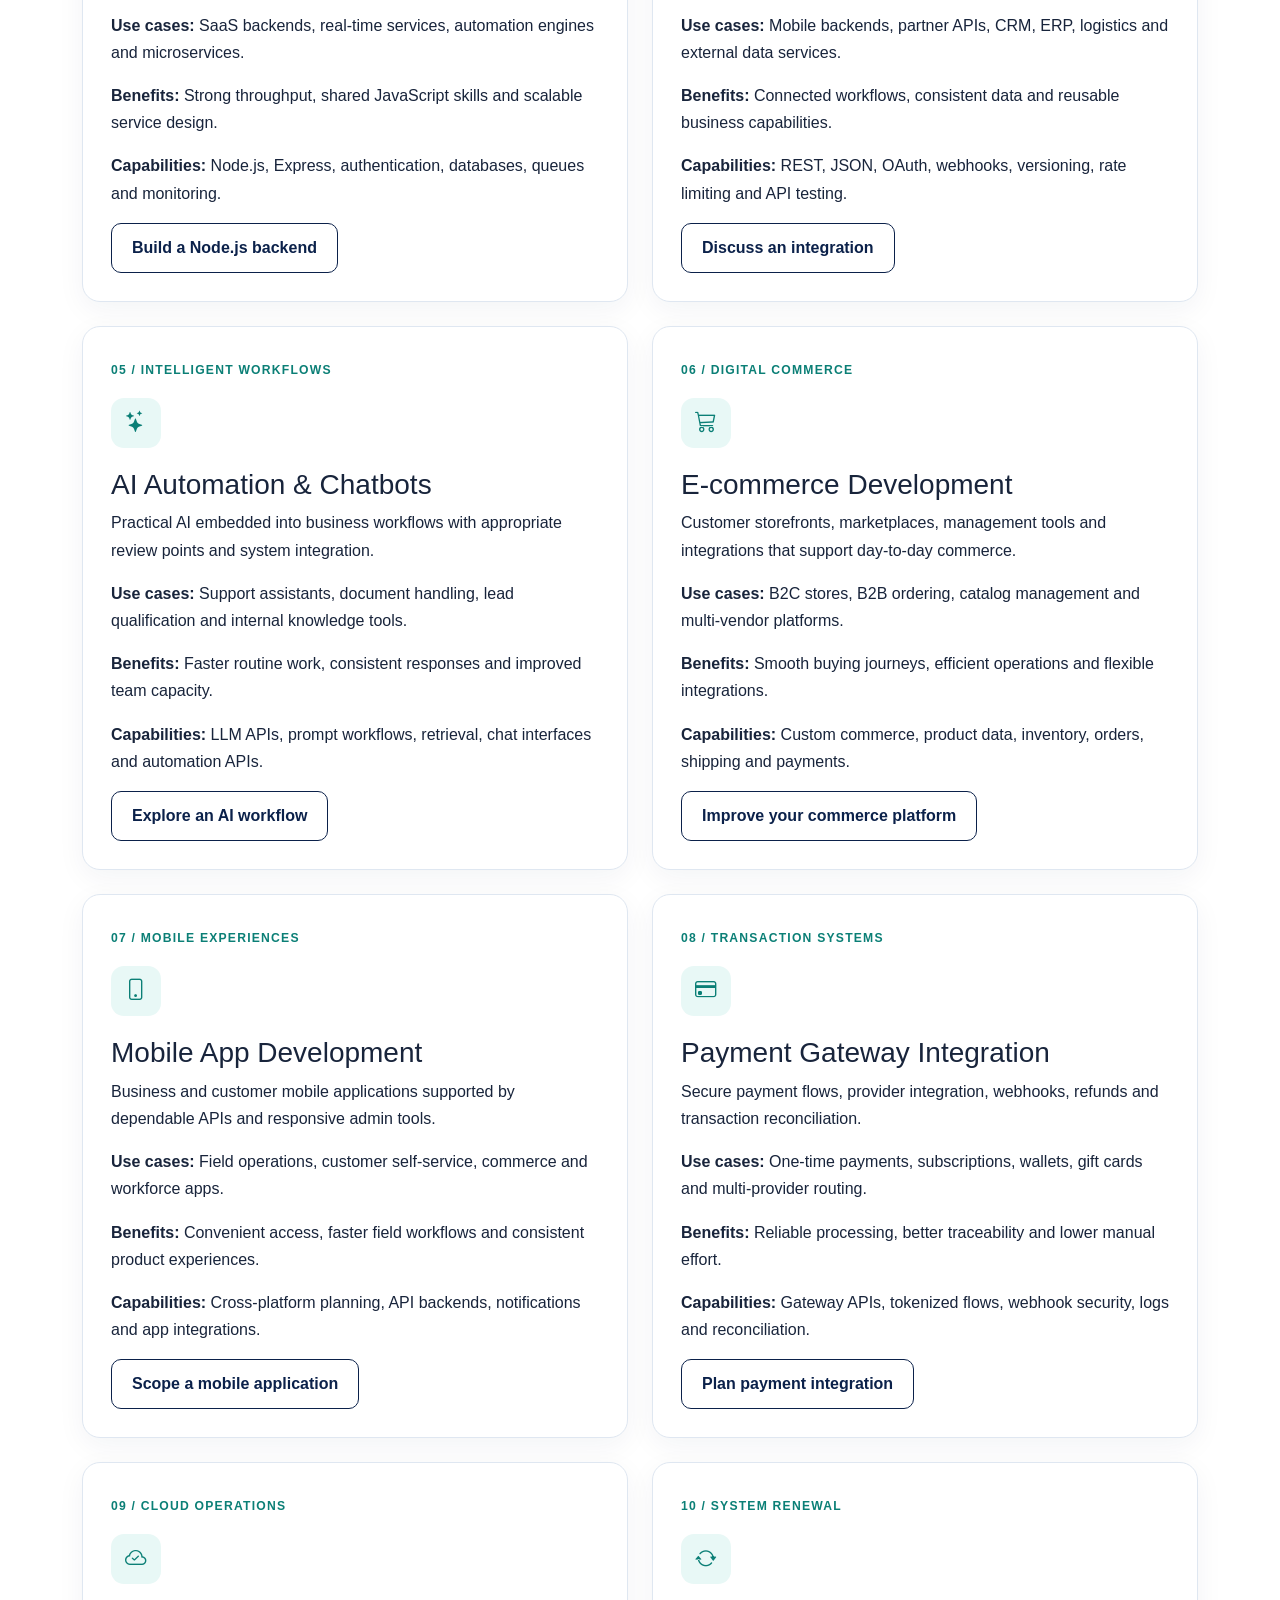
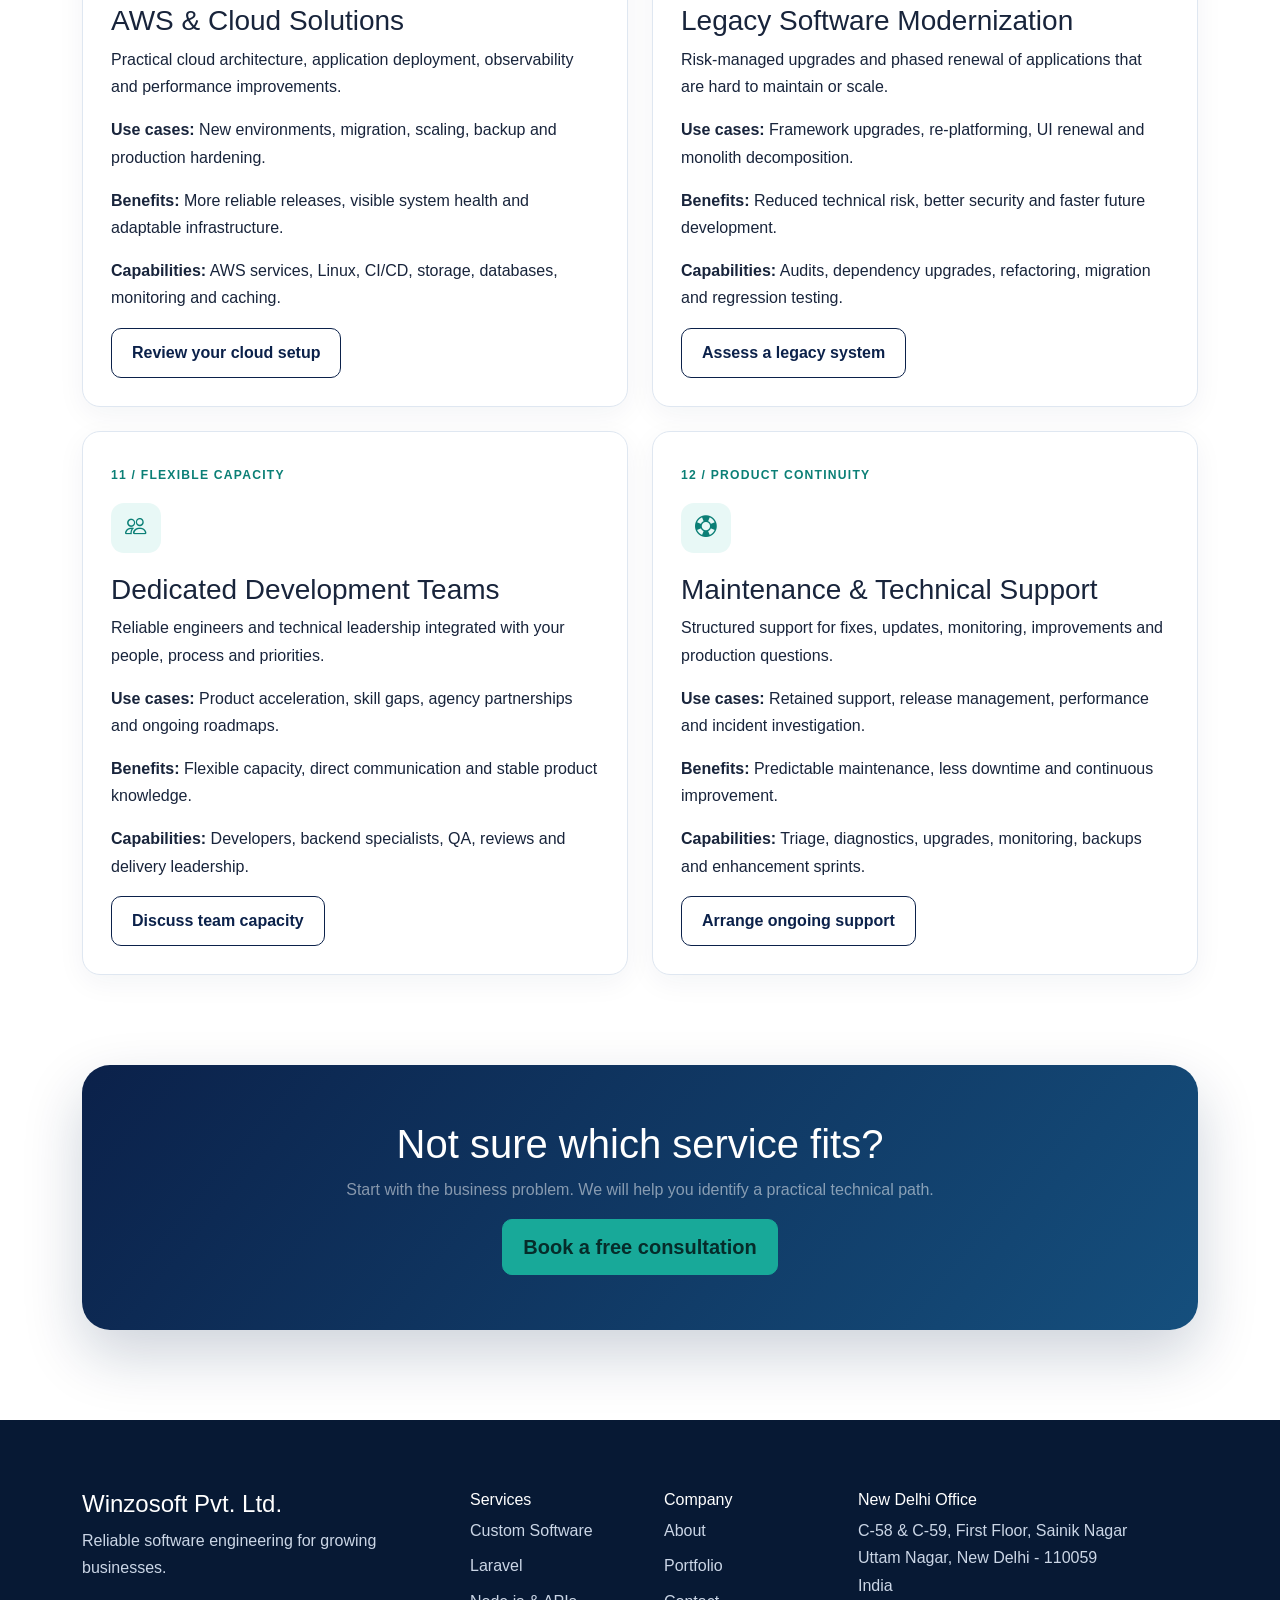
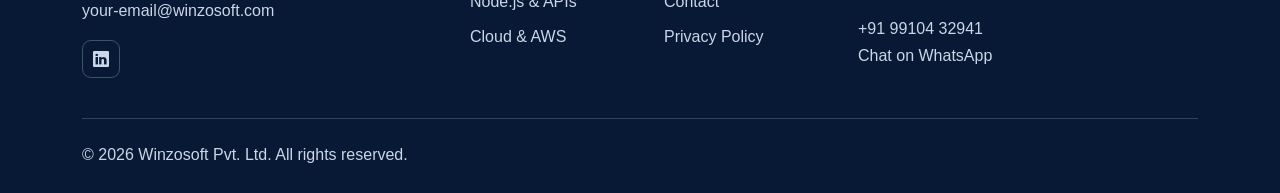
<file: services.html>
<!doctype html><html lang="en"><head><meta charset="utf-8"><meta name="viewport" content="width=device-width,initial-scale=1"><title>Software Development Services | Winzosoft</title><meta name="description" content="Explore custom software, Laravel, Node.js, APIs, AI automation, e-commerce, mobile, payments, AWS, modernization and dedicated team services."><meta name="keywords" content="Laravel developers, Node.js backend, REST API development, AI chatbot, ecommerce development, AWS solutions"><link rel="canonical" href="https://www.your-domain.com/services.html"><meta property="og:title" content="Software Development Services | Winzosoft"><meta property="og:description" content="Flexible engineering capabilities for products, platforms and business systems."><meta property="og:type" content="website"><meta property="og:url" content="https://www.your-domain.com/services.html"><meta property="og:image" content="https://www.your-domain.com/assets/images/og-services.jpg"><link href="https://cdn.jsdelivr.net/npm/bootstrap@5.3.3/dist/css/bootstrap.min.css" rel="stylesheet"><link href="https://cdn.jsdelivr.net/npm/bootstrap-icons@1.11.3/font/bootstrap-icons.min.css" rel="stylesheet"><link rel="stylesheet" href="assets/css/style.css"></head><body>
<nav class="navbar navbar-expand-lg fixed-top"><div class="container"><a class="navbar-brand" href="index.html">Winzosoft<span class="brand-dot">.</span></a><button class="navbar-toggler" type="button" data-bs-toggle="collapse" data-bs-target="#mainNav" aria-label="Toggle navigation"><span class="navbar-toggler-icon"></span></button><div class="collapse navbar-collapse" id="mainNav"><ul class="navbar-nav ms-auto align-items-lg-center gap-lg-1"><li><a class="nav-link" data-nav href="index.html">Home</a></li><li><a class="nav-link" data-nav href="about.html">About</a></li><li><a class="nav-link" data-nav href="services.html">Services</a></li><li><a class="nav-link" data-nav href="portfolio.html">Portfolio</a></li><li><a class="nav-link" data-nav href="contact.html">Contact</a></li><li class="ms-lg-2"><a class="btn btn-primary" href="contact.html">Book a Free Consultation</a></li></ul></div></div></nav>
<main><header class="page-hero"><div class="container"><nav aria-label="breadcrumb"><ol class="breadcrumb"><li class="breadcrumb-item"><a href="index.html">Home</a></li><li class="breadcrumb-item active">Services</li></ol></nav><div class="row"><div class="col-lg-9"><span class="eyebrow">Engineering capabilities</span><h1>Software services designed for real business outcomes</h1><p class="section-copy">Engage Winzosoft for a complete product, a specialist capability or reliable engineering capacity that complements your team.</p></div></div></div></header>
<section class="section-sm"><div class="container"><div class="d-flex flex-wrap gap-2 justify-content-center"><a class="industry-pill" href="#custom">Custom Software</a><a class="industry-pill" href="#laravel">Laravel</a><a class="industry-pill" href="#node">Node.js</a><a class="industry-pill" href="#api">REST APIs</a><a class="industry-pill" href="#ai">AI Automation</a><a class="industry-pill" href="#ecommerce">E-commerce</a><a class="industry-pill" href="#mobile">Mobile Apps</a><a class="industry-pill" href="#payments">Payments</a><a class="industry-pill" href="#cloud">Cloud</a><a class="industry-pill" href="#legacy">Modernization</a></div></div></section>
<section class="section pt-0"><div class="container"><div class="row g-4">
<div class="col-lg-6 service-detail" id="custom"><article class="card-soft reveal"><span class="number">01 / PRODUCT ENGINEERING</span><div class="icon-box mt-3"><i class="bi bi-window-stack"></i></div><h2 class="h3">Custom Software Development</h2><p>Discovery, UX, architecture, development, testing and deployment for software shaped around your processes.</p><p><strong>Use cases:</strong> Operations platforms, customer portals, SaaS products and internal tools.</p><p><strong>Benefits:</strong> Better workflow fit, extensibility and ownership of your product roadmap.</p><p><strong>Capabilities:</strong> PHP, Laravel, Node.js, JavaScript, MySQL, integrations and cloud deployment.</p><a class="btn btn-outline-primary" href="contact.html?service=custom-software">Discuss custom software</a></article></div>
<div class="col-lg-6 service-detail" id="laravel"><article class="card-soft reveal"><span class="number">02 / PHP ENGINEERING</span><div class="icon-box mt-3"><i class="bi bi-code-slash"></i></div><h2 class="h3">Laravel & PHP Development</h2><p>New Laravel applications, feature development, upgrades, performance work and rescue of difficult PHP codebases.</p><p><strong>Use cases:</strong> Admin portals, marketplaces, CRM systems and API-driven applications.</p><p><strong>Benefits:</strong> Mature tooling, maintainable structure and efficient delivery.</p><p><strong>Capabilities:</strong> Laravel, PHP, MySQL, queues, caching, testing and third-party packages.</p><a class="btn btn-outline-primary" href="contact.html?service=laravel">Plan a Laravel project</a></article></div>
<div class="col-lg-6 service-detail" id="node"><article class="card-soft reveal"><span class="number">03 / BACKEND SYSTEMS</span><div class="icon-box mt-3"><i class="bi bi-braces"></i></div><h2 class="h3">Node.js Backend Development</h2><p>Event-driven backend services, business logic and integration layers for modern digital products.</p><p><strong>Use cases:</strong> SaaS backends, real-time services, automation engines and microservices.</p><p><strong>Benefits:</strong> Strong throughput, shared JavaScript skills and scalable service design.</p><p><strong>Capabilities:</strong> Node.js, Express, authentication, databases, queues and monitoring.</p><a class="btn btn-outline-primary" href="contact.html?service=nodejs">Build a Node.js backend</a></article></div>
<div class="col-lg-6 service-detail" id="api"><article class="card-soft reveal"><span class="number">04 / CONNECTED PRODUCTS</span><div class="icon-box mt-3"><i class="bi bi-diagram-3"></i></div><h2 class="h3">REST API Development</h2><p>Well-structured APIs and resilient third-party integrations with clear validation, security and documentation.</p><p><strong>Use cases:</strong> Mobile backends, partner APIs, CRM, ERP, logistics and external data services.</p><p><strong>Benefits:</strong> Connected workflows, consistent data and reusable business capabilities.</p><p><strong>Capabilities:</strong> REST, JSON, OAuth, webhooks, versioning, rate limiting and API testing.</p><a class="btn btn-outline-primary" href="contact.html?service=api">Discuss an integration</a></article></div>
<div class="col-lg-6 service-detail" id="ai"><article class="card-soft reveal"><span class="number">05 / INTELLIGENT WORKFLOWS</span><div class="icon-box mt-3"><i class="bi bi-stars"></i></div><h2 class="h3">AI Automation & Chatbots</h2><p>Practical AI embedded into business workflows with appropriate review points and system integration.</p><p><strong>Use cases:</strong> Support assistants, document handling, lead qualification and internal knowledge tools.</p><p><strong>Benefits:</strong> Faster routine work, consistent responses and improved team capacity.</p><p><strong>Capabilities:</strong> LLM APIs, prompt workflows, retrieval, chat interfaces and automation APIs.</p><a class="btn btn-outline-primary" href="contact.html?service=ai">Explore an AI workflow</a></article></div>
<div class="col-lg-6 service-detail" id="ecommerce"><article class="card-soft reveal"><span class="number">06 / DIGITAL COMMERCE</span><div class="icon-box mt-3"><i class="bi bi-cart3"></i></div><h2 class="h3">E-commerce Development</h2><p>Customer storefronts, marketplaces, management tools and integrations that support day-to-day commerce.</p><p><strong>Use cases:</strong> B2C stores, B2B ordering, catalog management and multi-vendor platforms.</p><p><strong>Benefits:</strong> Smooth buying journeys, efficient operations and flexible integrations.</p><p><strong>Capabilities:</strong> Custom commerce, product data, inventory, orders, shipping and payments.</p><a class="btn btn-outline-primary" href="contact.html?service=ecommerce">Improve your commerce platform</a></article></div>
<div class="col-lg-6 service-detail" id="mobile"><article class="card-soft reveal"><span class="number">07 / MOBILE EXPERIENCES</span><div class="icon-box mt-3"><i class="bi bi-phone"></i></div><h2 class="h3">Mobile App Development</h2><p>Business and customer mobile applications supported by dependable APIs and responsive admin tools.</p><p><strong>Use cases:</strong> Field operations, customer self-service, commerce and workforce apps.</p><p><strong>Benefits:</strong> Convenient access, faster field workflows and consistent product experiences.</p><p><strong>Capabilities:</strong> Cross-platform planning, API backends, notifications and app integrations.</p><a class="btn btn-outline-primary" href="contact.html?service=mobile">Scope a mobile application</a></article></div>
<div class="col-lg-6 service-detail" id="payments"><article class="card-soft reveal"><span class="number">08 / TRANSACTION SYSTEMS</span><div class="icon-box mt-3"><i class="bi bi-credit-card"></i></div><h2 class="h3">Payment Gateway Integration</h2><p>Secure payment flows, provider integration, webhooks, refunds and transaction reconciliation.</p><p><strong>Use cases:</strong> One-time payments, subscriptions, wallets, gift cards and multi-provider routing.</p><p><strong>Benefits:</strong> Reliable processing, better traceability and lower manual effort.</p><p><strong>Capabilities:</strong> Gateway APIs, tokenized flows, webhook security, logs and reconciliation.</p><a class="btn btn-outline-primary" href="contact.html?service=payments">Plan payment integration</a></article></div>
<div class="col-lg-6 service-detail" id="cloud"><article class="card-soft reveal"><span class="number">09 / CLOUD OPERATIONS</span><div class="icon-box mt-3"><i class="bi bi-cloud-check"></i></div><h2 class="h3">AWS & Cloud Solutions</h2><p>Practical cloud architecture, application deployment, observability and performance improvements.</p><p><strong>Use cases:</strong> New environments, migration, scaling, backup and production hardening.</p><p><strong>Benefits:</strong> More reliable releases, visible system health and adaptable infrastructure.</p><p><strong>Capabilities:</strong> AWS services, Linux, CI/CD, storage, databases, monitoring and caching.</p><a class="btn btn-outline-primary" href="contact.html?service=cloud">Review your cloud setup</a></article></div>
<div class="col-lg-6 service-detail" id="legacy"><article class="card-soft reveal"><span class="number">10 / SYSTEM RENEWAL</span><div class="icon-box mt-3"><i class="bi bi-arrow-repeat"></i></div><h2 class="h3">Legacy Software Modernization</h2><p>Risk-managed upgrades and phased renewal of applications that are hard to maintain or scale.</p><p><strong>Use cases:</strong> Framework upgrades, re-platforming, UI renewal and monolith decomposition.</p><p><strong>Benefits:</strong> Reduced technical risk, better security and faster future development.</p><p><strong>Capabilities:</strong> Audits, dependency upgrades, refactoring, migration and regression testing.</p><a class="btn btn-outline-primary" href="contact.html?service=modernization">Assess a legacy system</a></article></div>
<div class="col-lg-6 service-detail" id="teams"><article class="card-soft reveal"><span class="number">11 / FLEXIBLE CAPACITY</span><div class="icon-box mt-3"><i class="bi bi-people"></i></div><h2 class="h3">Dedicated Development Teams</h2><p>Reliable engineers and technical leadership integrated with your people, process and priorities.</p><p><strong>Use cases:</strong> Product acceleration, skill gaps, agency partnerships and ongoing roadmaps.</p><p><strong>Benefits:</strong> Flexible capacity, direct communication and stable product knowledge.</p><p><strong>Capabilities:</strong> Developers, backend specialists, QA, reviews and delivery leadership.</p><a class="btn btn-outline-primary" href="contact.html?service=team">Discuss team capacity</a></article></div>
<div class="col-lg-6 service-detail" id="support"><article class="card-soft reveal"><span class="number">12 / PRODUCT CONTINUITY</span><div class="icon-box mt-3"><i class="bi bi-life-preserver"></i></div><h2 class="h3">Maintenance & Technical Support</h2><p>Structured support for fixes, updates, monitoring, improvements and production questions.</p><p><strong>Use cases:</strong> Retained support, release management, performance and incident investigation.</p><p><strong>Benefits:</strong> Predictable maintenance, less downtime and continuous improvement.</p><p><strong>Capabilities:</strong> Triage, diagnostics, upgrades, monitoring, backups and enhancement sprints.</p><a class="btn btn-outline-primary" href="contact.html?service=support">Arrange ongoing support</a></article></div>
</div></div></section><section class="section pt-0"><div class="container"><div class="cta-panel text-center"><h2 class="h1">Not sure which service fits?</h2><p class="text-white-50">Start with the business problem. We will help you identify a practical technical path.</p><a class="btn btn-accent btn-lg" href="contact.html">Book a free consultation</a></div></div></section></main>
<footer class="footer"><div class="container"><div class="row g-5"><div class="col-lg-4"><h2 class="h4">Winzosoft Pvt. Ltd.</h2><p>Reliable software engineering for growing businesses.</p><!-- Update email before launch. --><p>your-email@winzosoft.com</p><!-- Replace social placeholders. --><a class="social-link" href="#" aria-label="LinkedIn"><i class="bi bi-linkedin"></i></a></div><div class="col-6 col-lg-2"><h3 class="h6">Services</h3><ul class="footer-links"><li><a href="#custom">Custom Software</a></li><li><a href="#laravel">Laravel</a></li><li><a href="#node">Node.js & APIs</a></li><li><a href="#cloud">Cloud & AWS</a></li></ul></div><div class="col-6 col-lg-2"><h3 class="h6">Company</h3><ul class="footer-links"><li><a href="about.html">About</a></li><li><a href="portfolio.html">Portfolio</a></li><li><a href="contact.html">Contact</a></li><li><a href="privacy-policy.html">Privacy Policy</a></li></ul></div><div class="col-lg-4"><h3 class="h6">New Delhi Office</h3><address>C-58 & C-59, First Floor, Sainik Nagar<br>Uttam Nagar, New Delhi - 110059<br>India</address><a href="tel:+919910432941">+91 99104 32941</a><br><a href="https://wa.me/919910432941" target="_blank" rel="noopener">Chat on WhatsApp</a></div></div><div class="footer-bottom">© <span data-year></span> Winzosoft Pvt. Ltd. All rights reserved.</div></div></footer><a class="floating-whatsapp" href="https://wa.me/919910432941" target="_blank" rel="noopener" aria-label="Contact on WhatsApp"><i class="bi bi-whatsapp"></i></a><button class="scroll-top" aria-label="Scroll to top"><i class="bi bi-arrow-up"></i></button><!-- Add analytics here. --><script src="https://cdn.jsdelivr.net/npm/bootstrap@5.3.3/dist/js/bootstrap.bundle.min.js"></script><script src="assets/js/main.js"></script></body></html>
</file>
<file: assets/css/style.css>
:root{--primary:#0b214a;--primary-2:#123a73;--accent:#18a999;--accent-dark:#0b7f76;--ink:#18243b;--muted:#64748b;--light:#f5f8fc;--white:#fff;--border:#dfe7f1;--shadow:0 16px 45px rgba(11,33,74,.09);--radius:18px;--font:"Inter","Segoe UI",Arial,sans-serif}
*{box-sizing:border-box}html{scroll-behavior:smooth;scroll-padding-top:86px}body{margin:0;color:var(--ink);font-family:var(--font);line-height:1.7;background:var(--white)}a{color:var(--primary-2);text-decoration:none}a:hover{color:var(--accent-dark)}img{max-width:100%}.text-muted{color:var(--muted)!important}.section{padding:90px 0}.section-sm{padding:60px 0}.section-light{background:var(--light)}.eyebrow{display:inline-block;color:var(--accent-dark);font-size:.78rem;font-weight:800;letter-spacing:.12em;text-transform:uppercase;margin-bottom:12px}.section-title{font-size:clamp(2rem,4vw,3rem);line-height:1.15;font-weight:800;color:var(--primary);letter-spacing:-.035em}.section-copy{font-size:1.08rem;color:var(--muted);max-width:680px}.navbar{padding:14px 0;background:rgba(255,255,255,.96);border-bottom:1px solid rgba(223,231,241,.8);backdrop-filter:blur(12px)}.navbar-brand{color:var(--primary)!important;font-size:1.36rem;font-weight:850;letter-spacing:-.035em}.brand-dot{color:var(--accent)}.navbar-nav .nav-link{color:#30405d;font-weight:650;padding:.6rem .75rem!important;border-radius:9px}.navbar-nav .nav-link:hover,.navbar-nav .nav-link.active{color:var(--primary);background:#edf4fb}.btn{border-radius:10px;font-weight:750;padding:.75rem 1.25rem;transition:transform .2s,box-shadow .2s,background .2s}.btn:hover{transform:translateY(-2px)}.btn-primary{background:var(--primary);border-color:var(--primary)}.btn-primary:hover,.btn-primary:focus{background:var(--primary-2);border-color:var(--primary-2);box-shadow:0 8px 20px rgba(11,33,74,.2)}.btn-accent{background:var(--accent);border-color:var(--accent);color:#062c2a}.btn-accent:hover,.btn-accent:focus{background:#20c2b0;border-color:#20c2b0;color:#031e1c}.btn-outline-primary{color:var(--primary);border-color:var(--primary)}.btn-outline-primary:hover{background:var(--primary);border-color:var(--primary)}a:focus-visible,button:focus-visible,input:focus-visible,select:focus-visible,textarea:focus-visible{outline:3px solid rgba(24,169,153,.45)!important;outline-offset:3px}.hero{position:relative;overflow:hidden;padding:145px 0 100px;background:linear-gradient(140deg,#f8fbff 0%,#edf6f8 100%)}.hero:before{content:"";position:absolute;width:520px;height:520px;border-radius:50%;right:-150px;top:-160px;background:radial-gradient(circle,rgba(24,169,153,.18),transparent 68%)}.hero h1{font-size:clamp(2.7rem,6vw,4.8rem);line-height:1.04;font-weight:850;letter-spacing:-.055em;color:var(--primary)}.hero .lead{font-size:1.16rem;color:#52627a;max-width:720px}.tech-visual{min-height:430px;position:relative;border:1px solid rgba(255,255,255,.6);border-radius:30px;background:linear-gradient(145deg,#0b214a,#174a78);box-shadow:0 30px 70px rgba(11,33,74,.24);overflow:hidden;padding:32px}.tech-visual:before{content:"";position:absolute;inset:0;background-image:linear-gradient(rgba(255,255,255,.05) 1px,transparent 1px),linear-gradient(90deg,rgba(255,255,255,.05) 1px,transparent 1px);background-size:38px 38px}.code-window{position:relative;background:rgba(5,20,43,.86);border:1px solid rgba(255,255,255,.13);border-radius:16px;padding:22px;color:#a5f3e9;font-family:Consolas,monospace;font-size:.85rem;box-shadow:var(--shadow)}.window-dots{display:flex;gap:7px;margin-bottom:18px}.window-dots span{width:9px;height:9px;border-radius:50%;background:#fb7185}.window-dots span:nth-child(2){background:#fbbf24}.window-dots span:nth-child(3){background:#34d399}.visual-card{position:absolute;right:22px;bottom:30px;width:68%;padding:21px;border-radius:16px;background:#fff;box-shadow:0 20px 40px rgba(0,0,0,.22)}.visual-line{height:8px;border-radius:9px;background:#dbe6f1;margin:11px 0}.visual-line.accent{width:68%;background:var(--accent)}.floating-chip{position:absolute;left:18px;bottom:60px;background:#d8fff9;color:#075e57;padding:10px 14px;border-radius:999px;font-weight:800;font-size:.75rem}.card-soft{height:100%;background:#fff;border:1px solid var(--border);border-radius:var(--radius);padding:28px;box-shadow:0 8px 28px rgba(11,33,74,.05);transition:transform .25s,box-shadow .25s,border-color .25s}.card-soft:hover{transform:translateY(-5px);box-shadow:var(--shadow);border-color:#c8d9eb}.icon-box{width:50px;height:50px;display:grid;place-items:center;border-radius:13px;background:#e8f8f6;color:var(--accent-dark);font-size:1.35rem;margin-bottom:20px}.stat{padding:25px 18px;text-align:center;border-right:1px solid var(--border)}.stat:last-child{border-right:0}.stat-number{font-size:2.05rem;line-height:1;font-weight:850;color:var(--primary);margin-bottom:9px}.industry-pill{display:inline-flex;align-items:center;gap:8px;padding:11px 16px;margin:5px;border-radius:999px;background:#fff;border:1px solid var(--border);color:#33425d;font-weight:650}.check-list{padding:0;list-style:none}.check-list li{position:relative;padding:7px 0 7px 31px}.check-list li:before{content:"\F26E";font-family:"bootstrap-icons";position:absolute;left:0;color:var(--accent-dark);font-weight:700}.process-step{position:relative;padding-left:68px;margin-bottom:32px}.step-number{position:absolute;left:0;top:0;width:48px;height:48px;border-radius:14px;background:var(--primary);color:#fff;display:grid;place-items:center;font-weight:850}.case-card{overflow:hidden;padding:0}.case-top{padding:32px;background:linear-gradient(135deg,var(--primary),#1a5486);color:#fff}.case-body{padding:28px}.tag{display:inline-block;padding:5px 10px;border-radius:999px;background:#eaf5f3;color:#176d65;font-size:.75rem;font-weight:800;margin:2px}.cta-panel{padding:55px;border-radius:28px;background:linear-gradient(130deg,var(--primary),#154f7d);color:#fff;box-shadow:0 25px 60px rgba(11,33,74,.2)}.page-hero{padding:145px 0 75px;background:linear-gradient(140deg,#f8fbff,#eaf5f5);border-bottom:1px solid var(--border)}.page-hero h1{font-size:clamp(2.5rem,5vw,4rem);font-weight:850;letter-spacing:-.045em;color:var(--primary)}.service-detail{scroll-margin-top:100px}.service-detail .number{font-size:.76rem;color:var(--accent-dark);font-weight:850;letter-spacing:.1em}.portfolio-filters .btn{margin:4px}.portfolio-filters .btn.active{background:var(--primary);color:#fff}.portfolio-item{transition:opacity .25s,transform .25s}.portfolio-item.is-hidden{display:none}.contact-card{background:var(--primary);color:#fff;border-radius:var(--radius);padding:34px}.contact-card a{color:#bcfff6}.form-control,.form-select{border:1px solid #cdd8e5;border-radius:10px;padding:.78rem .9rem}.form-control:focus,.form-select:focus{border-color:var(--accent);box-shadow:0 0 0 .2rem rgba(24,169,153,.16)}.map-placeholder{min-height:300px;border-radius:var(--radius);display:grid;place-items:center;text-align:center;background:linear-gradient(135deg,#e9f0f7,#d8e8ec);border:1px solid var(--border);color:var(--primary)}.form-success{display:none}.form-success.show{display:block}.footer{background:#071934;color:#cbd6e6;padding:70px 0 24px}.footer h2,.footer h3{color:#fff}.footer a{color:#cbd6e6}.footer a:hover{color:#6ee7d8}.footer-links{list-style:none;padding:0}.footer-links li{margin:8px 0}.social-link{width:38px;height:38px;display:inline-grid;place-items:center;border:1px solid #40526b;border-radius:9px;margin-right:5px}.footer-bottom{border-top:1px solid #30415b;margin-top:40px;padding-top:22px}.floating-whatsapp,.scroll-top{position:fixed;right:22px;width:50px;height:50px;display:grid;place-items:center;border-radius:50%;z-index:1030;box-shadow:0 10px 28px rgba(0,0,0,.22);border:0}.floating-whatsapp{bottom:22px;background:#25d366;color:#062b14;font-size:1.35rem}.scroll-top{bottom:82px;background:var(--primary);color:#fff;opacity:0;visibility:hidden;transform:translateY(8px);transition:.25s}.scroll-top.show{opacity:1;visibility:visible;transform:none}.reveal{opacity:0;transform:translateY(20px);transition:opacity .65s ease,transform .65s ease}.reveal.visible{opacity:1;transform:none}.legal-content h2{font-size:1.4rem;color:var(--primary);margin-top:35px}.breadcrumb{--bs-breadcrumb-divider:'/'}.breadcrumb a{color:var(--accent-dark)}
@media(max-width:991.98px){.navbar-collapse{padding:18px 0}.hero{padding-top:120px}.tech-visual{margin-top:45px;min-height:390px}.section{padding:72px 0}.stat{border-right:0;border-bottom:1px solid var(--border)}.stat:last-child{border-bottom:0}.cta-panel{padding:40px 28px}}
@media(max-width:575.98px){.hero h1{font-size:2.65rem}.hero{padding-bottom:72px}.page-hero{padding-top:120px}.section{padding:60px 0}.tech-visual{min-height:340px;padding:20px}.visual-card{width:78%}.cta-panel{padding:34px 22px}.floating-whatsapp,.scroll-top{right:14px}.card-soft{padding:23px}}
@media(prefers-reduced-motion:reduce){html{scroll-behavior:auto}*,*:before,*:after{animation-duration:.01ms!important;animation-iteration-count:1!important;transition-duration:.01ms!important}.reveal{opacity:1;transform:none}}
</file>
